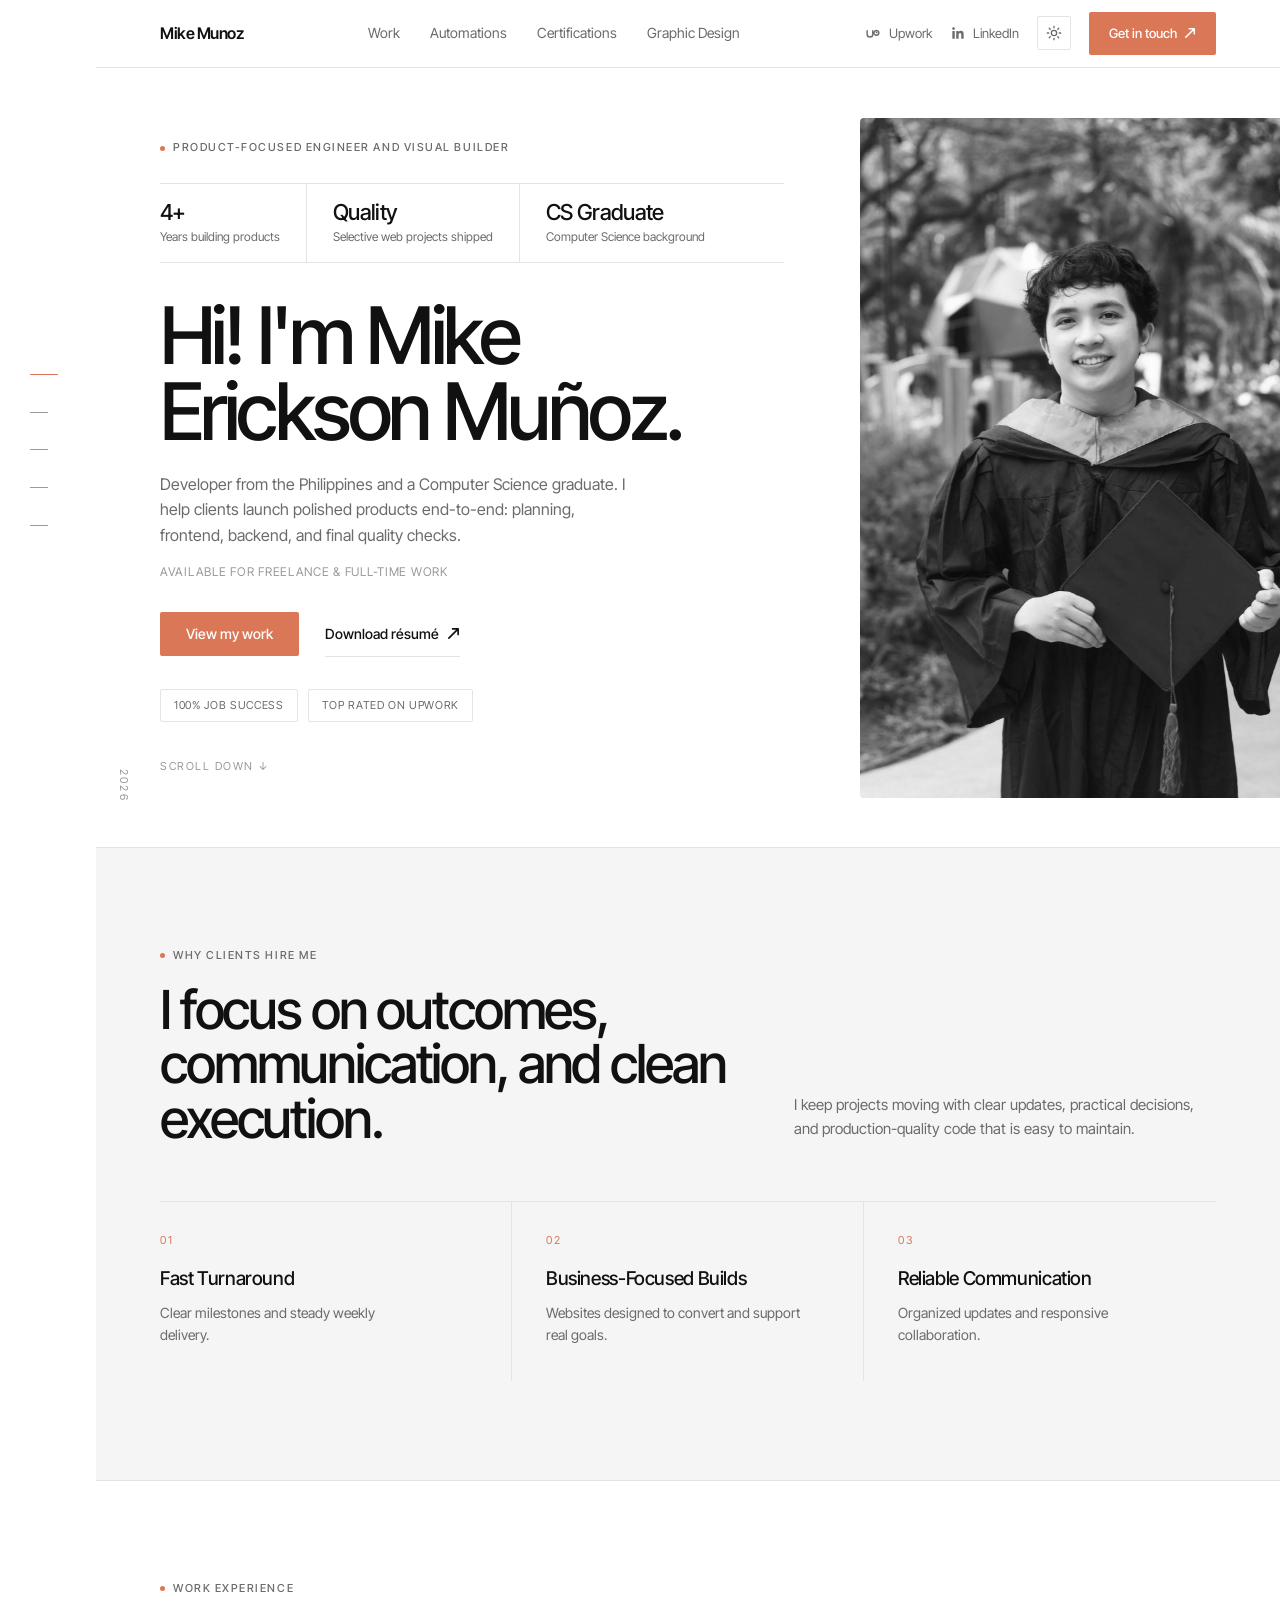
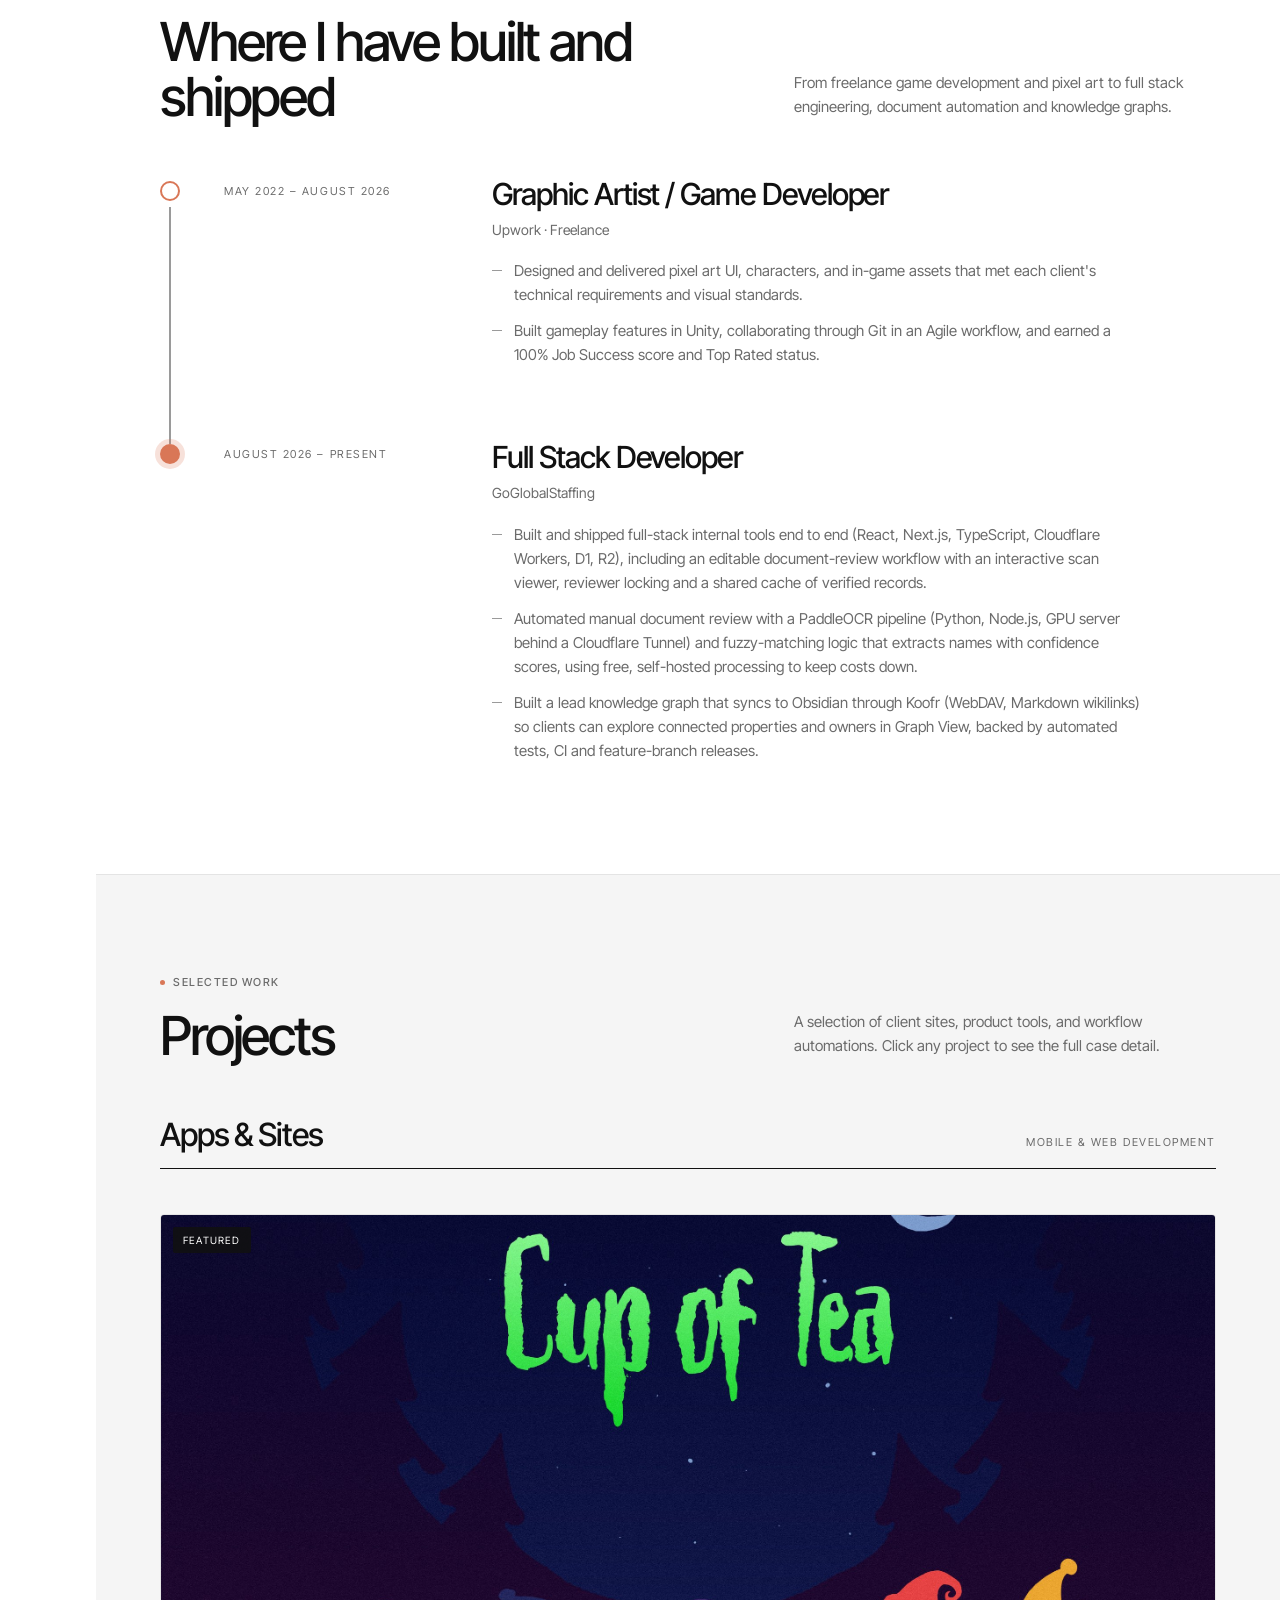
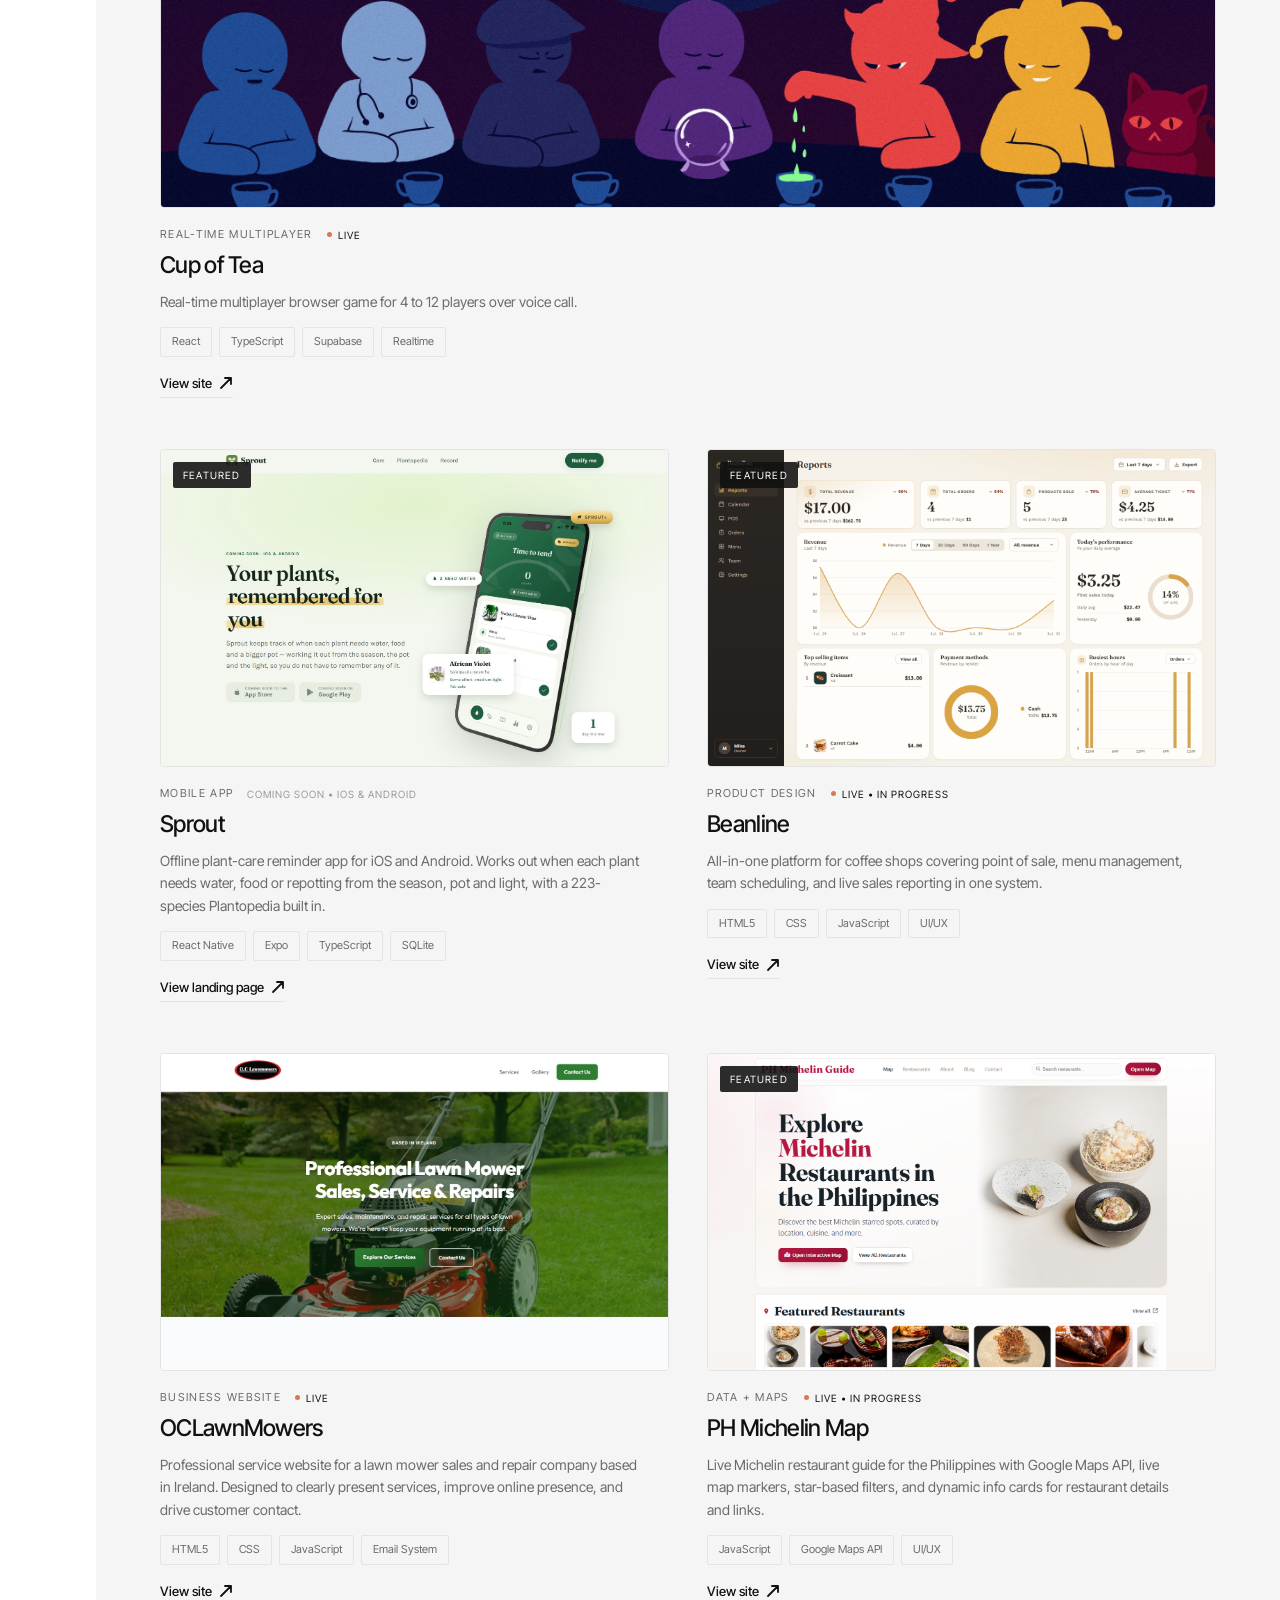
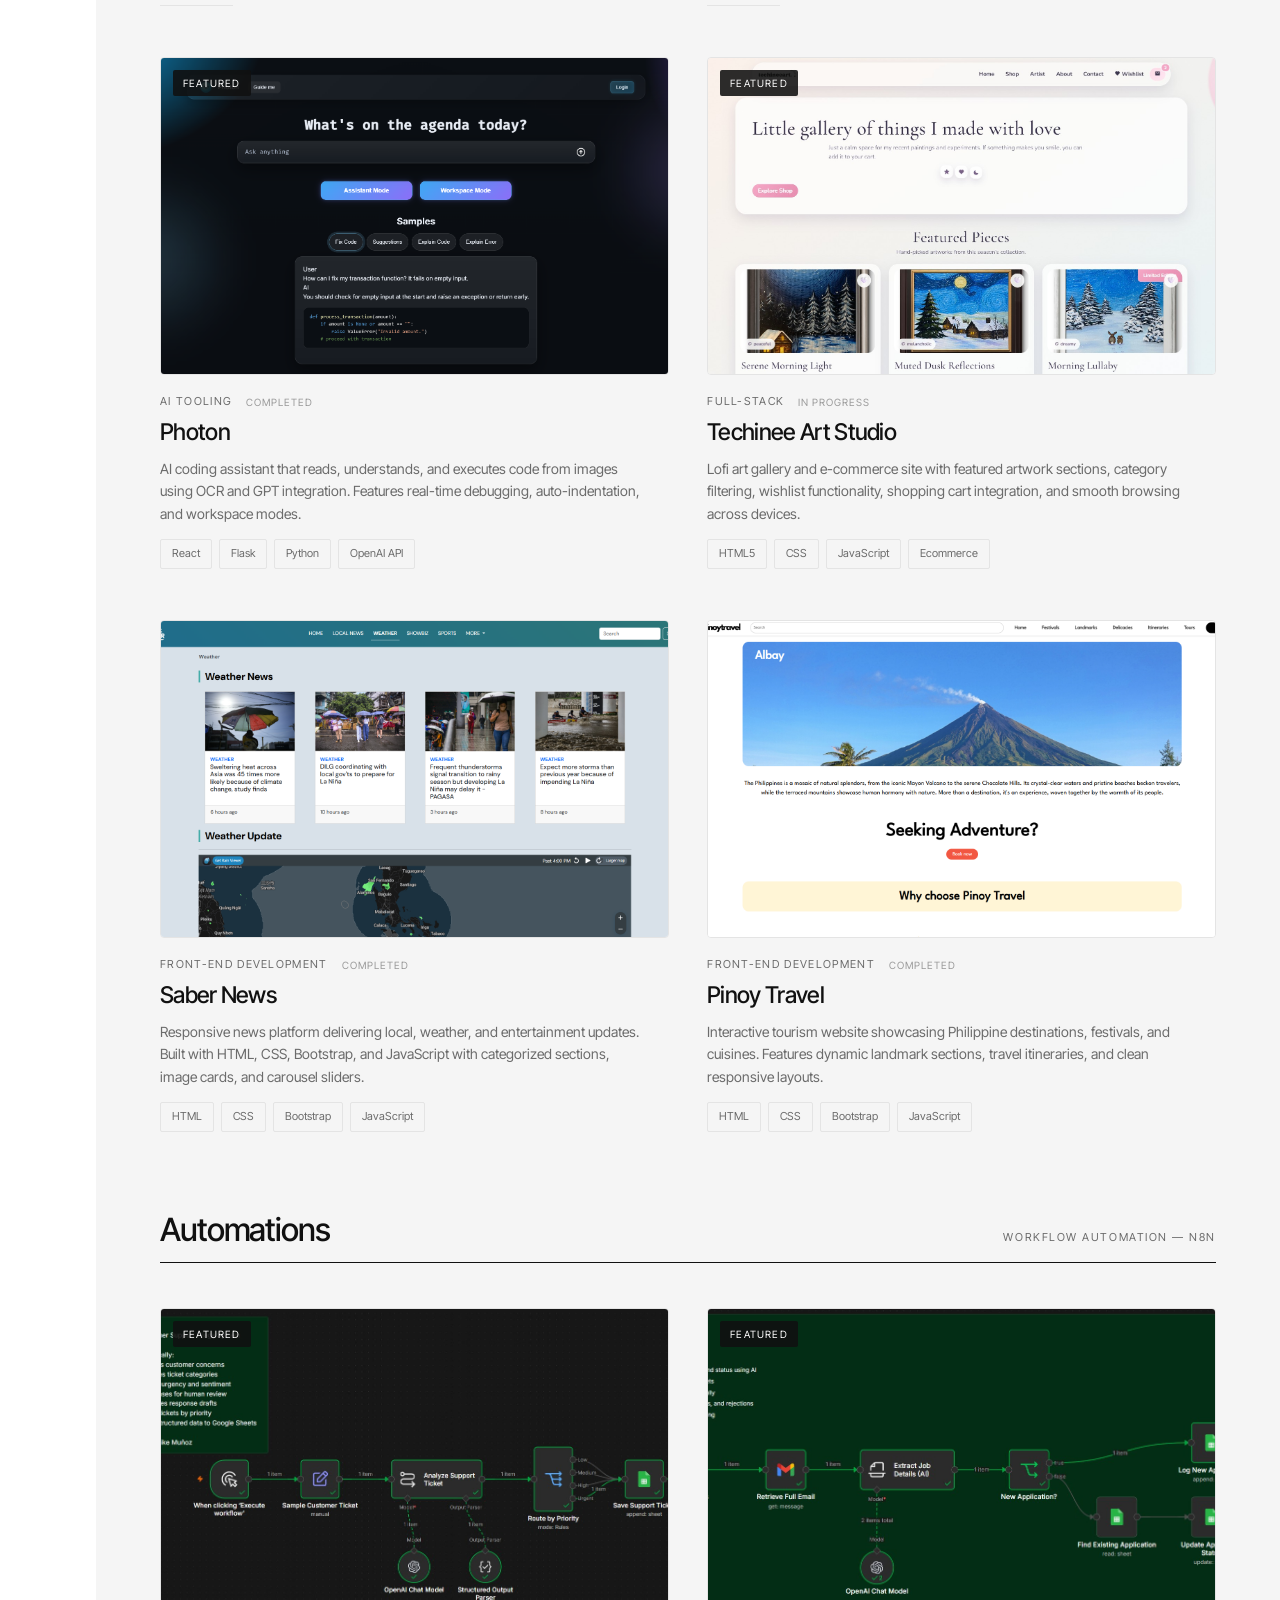
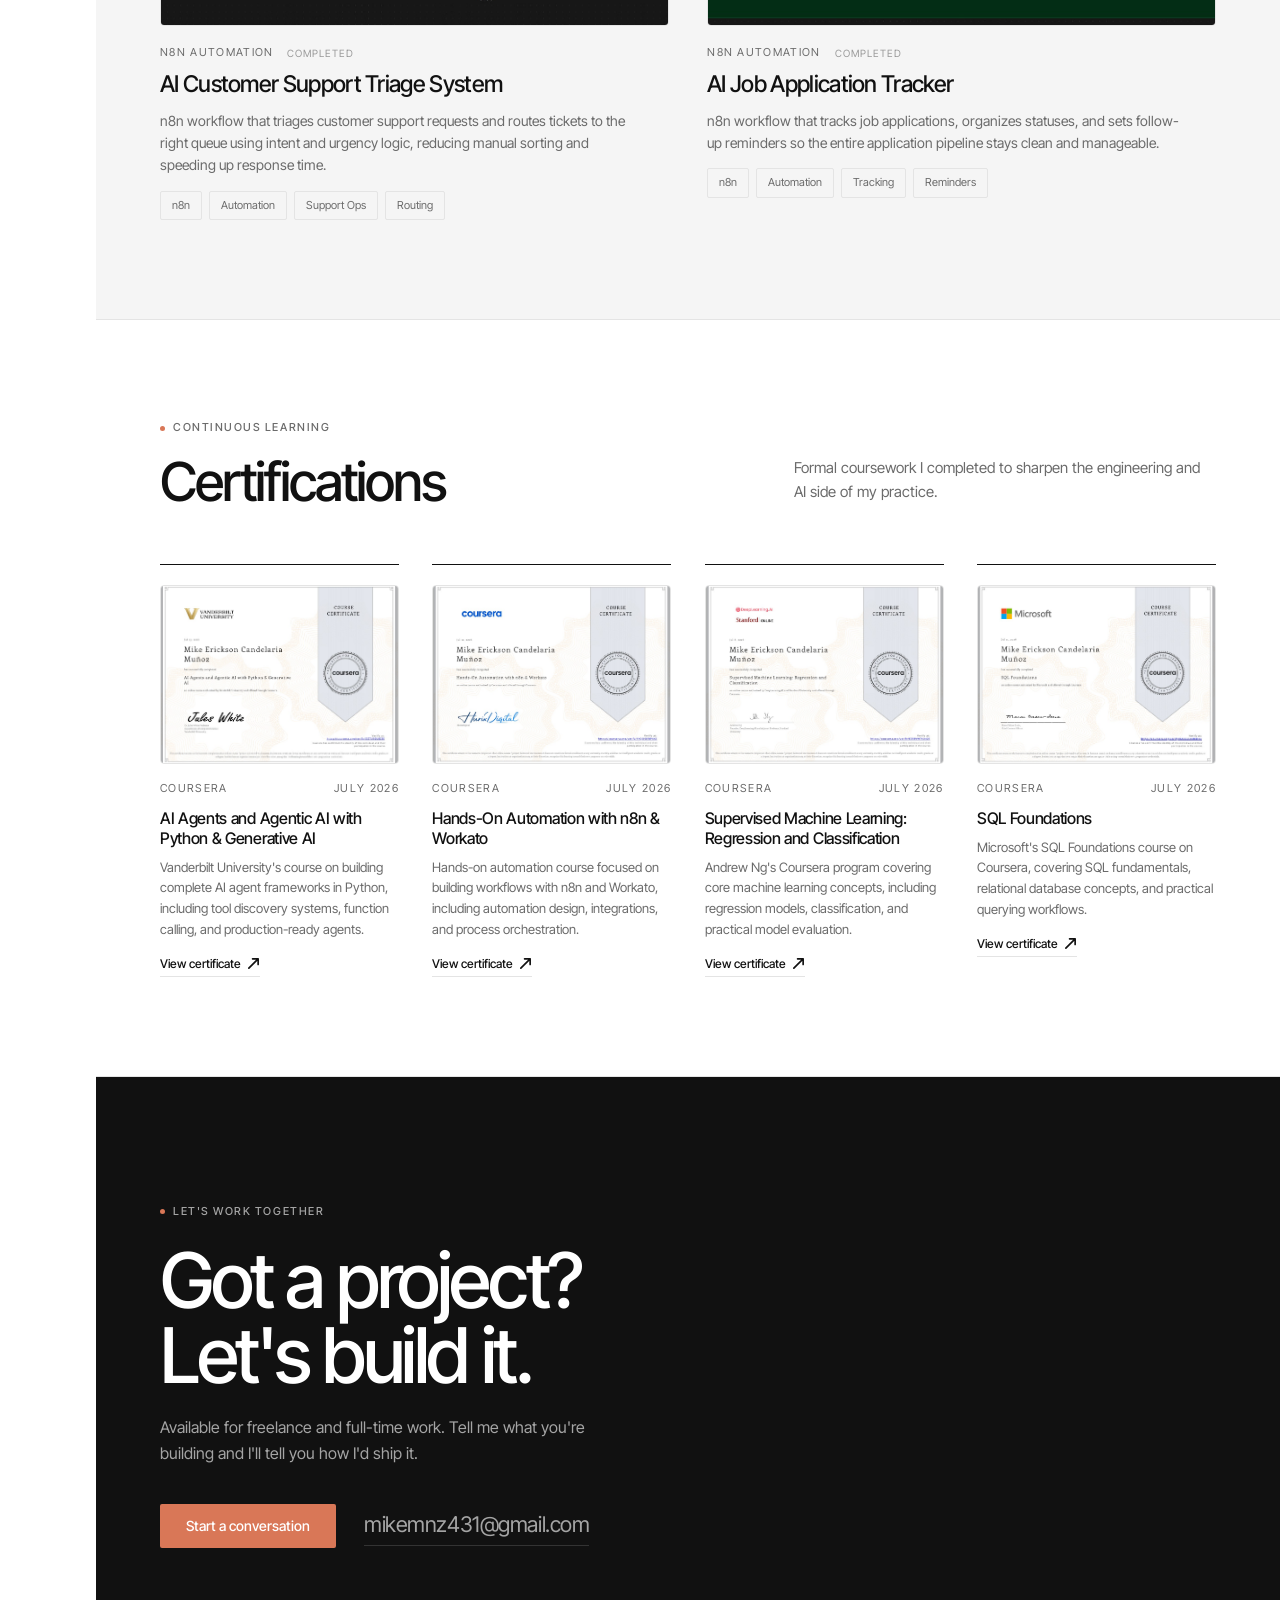
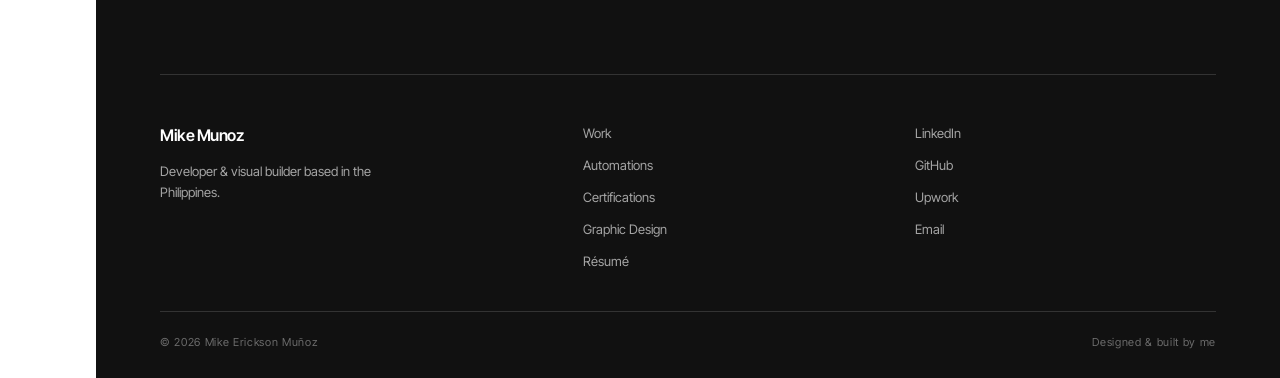
<file: index.html>
<!DOCTYPE html>
<html lang="en">
<head>
  <meta charset="UTF-8" />
  <title>Mike Munoz | Portfolio</title>
  <meta name="viewport" content="width=device-width, initial-scale=1.0" />
  <link rel="icon" href="assets/favicon.png" />
  <link rel="stylesheet" href="style.css" />
  <link rel="preconnect" href="https://fonts.googleapis.com">
  <link rel="preconnect" href="https://fonts.gstatic.com" crossorigin>
  <link href="https://fonts.googleapis.com/css2?family=Inter+Tight:wght@400;500;600&display=swap" rel="stylesheet">
  <script>
    // Runs before first paint so the correct theme is applied with no flash.
    (function () {
      try {
        var saved = localStorage.getItem("theme");
        var dark = saved ? saved === "dark"
          : window.matchMedia("(prefers-color-scheme: dark)").matches;
        document.documentElement.setAttribute("data-theme", dark ? "dark" : "light");
      } catch (e) {
        document.documentElement.setAttribute("data-theme", "light");
      }
    })();
  </script>
</head>
<body id="top">

<!-- NAV -->
<nav class="nav">
  <a class="wordmark" href="#top">Mike Munoz</a>

  <div class="nav-links">
    <a href="#sites">Work</a>
    <a href="#automations">Automations</a>
    <a href="#certifications">Certifications</a>
    <a href="graphic-design.html">Graphic Design</a>
  </div>

  <div class="nav-actions">
    <a class="nav-social" href="https://www.upwork.com/freelancers/~017533e44ffdc8a45e?mp_source=share" target="_blank" rel="noopener noreferrer" aria-label="Upwork profile">
      <svg width="17" height="17" viewBox="0 0 24 24" fill="none" stroke="currentColor" stroke-width="2" stroke-linecap="round" stroke-linejoin="round" aria-hidden="true"><path d="M3 8v5a4 4 0 0 0 8 0V8"/><path d="M11 10c1.2 2.8 3 4.5 5.2 4.5a3.3 3.3 0 1 0-3.2-4.1"/><circle cx="16.4" cy="10.3" r="1.3" fill="currentColor" stroke="none"/></svg>
      <span>Upwork</span>
    </a>
    <a class="nav-social" href="https://www.linkedin.com/in/mike-erickson-mu%C3%B1oz-6375aa391" target="_blank" rel="noopener noreferrer" aria-label="LinkedIn profile">
      <svg width="16" height="16" viewBox="0 0 24 24" fill="currentColor" aria-hidden="true"><path d="M20.45 20.45h-3.56v-5.57c0-1.33-.02-3.03-1.85-3.03-1.85 0-2.13 1.44-2.13 2.93v5.67H9.35V9h3.42v1.56h.05c.48-.9 1.64-1.85 3.37-1.85 3.6 0 4.26 2.37 4.26 5.46v6.28zM5.34 7.43a2.07 2.07 0 1 1 0-4.14 2.07 2.07 0 0 1 0 4.14zM7.12 20.45H3.55V9h3.57v11.45z"/></svg>
      <span>LinkedIn</span>
    </a>

    <button class="theme-toggle" id="themeToggle" type="button" aria-label="Switch theme">
      <svg class="icon-sun" width="16" height="16" viewBox="0 0 24 24" fill="none" stroke="currentColor" stroke-width="2" stroke-linecap="round" aria-hidden="true"><circle cx="12" cy="12" r="4"/><path d="M12 2v2M12 20v2M4.9 4.9l1.4 1.4M17.7 17.7l1.4 1.4M2 12h2M20 12h2M4.9 19.1l1.4-1.4M17.7 6.3l1.4-1.4"/></svg>
      <svg class="icon-moon" width="16" height="16" viewBox="0 0 24 24" fill="none" stroke="currentColor" stroke-width="2" stroke-linecap="round" stroke-linejoin="round" aria-hidden="true"><path d="M21 12.8A9 9 0 1 1 11.2 3a7 7 0 0 0 9.8 9.8z"/></svg>
    </button>

    <a class="nav-cta" href="#contact">
      Get in touch
      <svg width="12" height="12" viewBox="0 0 14 14" fill="none" aria-hidden="true"><path d="M2 12L12 2M12 2H6M12 2v6" stroke="currentColor" stroke-width="1.8" stroke-linecap="round" stroke-linejoin="round"/></svg>
    </a>
  </div>
</nav>

<aside class="toc-rail" aria-label="Quick access">
  <nav class="toc-links" aria-label="Table of contents">
    <a class="toc-rail-link active" href="#top" data-target="top"><i></i><span>Overview</span></a>
    <a class="toc-rail-link" href="#experience" data-target="experience"><i></i><span>Experience</span></a>
    <a class="toc-rail-link" href="#sites" data-target="sites"><i></i><span>Apps &amp; Sites</span></a>
    <a class="toc-rail-link" href="#automations" data-target="automations"><i></i><span>Automations</span></a>
    <a class="toc-rail-link" href="#certifications" data-target="certifications"><i></i><span>Certifications</span></a>
  </nav>
</aside>

<!-- HERO -->
<section class="hero">
  <div class="hero-left">
    <p class="kicker"><i class="dot"></i>Product-focused engineer and visual builder</p>

    <div class="hero-metrics">
      <div>
        <strong id="metricOneValue">4+</strong>
        <span id="metricOneLabel">Years building products</span>
      </div>
      <div>
        <strong id="metricTwoValue">Quality</strong>
        <span id="metricTwoLabel">Selective web projects shipped</span>
      </div>
      <div>
        <strong id="metricThreeValue">CS Graduate</strong>
        <span id="metricThreeLabel">Computer Science background</span>
      </div>
    </div>

    <h1 id="heroTitle">Hi! I'm Mike<br />Erickson Muñoz.</h1>

    <p class="hero-copy" id="heroCopy">Developer from the Philippines and a Computer Science graduate. I help clients launch polished products end-to-end: planning, frontend, backend, and final quality checks.</p>

    <p class="hero-availability">Available for freelance &amp; full-time work</p>

    <div class="cta-row">
      <a href="#portfolio" class="btn btn-primary">View my work</a>
      <a href="Mike%27s%20Resume.pdf" class="btn btn-text" download>
        Download résumé
        <svg width="13" height="13" viewBox="0 0 14 14" fill="none" aria-hidden="true"><path d="M2 12L12 2M12 2H6M12 2v6" stroke="currentColor" stroke-width="1.8" stroke-linecap="round" stroke-linejoin="round"/></svg>
      </a>
    </div>

    <div class="hero-proof" aria-label="Upwork achievements">
      <a href="https://www.upwork.com/freelancers/~017533e44ffdc8a45e?mp_source=share" target="_blank" rel="noopener noreferrer">100% Job Success</a>
      <a href="https://www.upwork.com/freelancers/~017533e44ffdc8a45e?mp_source=share" target="_blank" rel="noopener noreferrer">Top Rated on Upwork</a>
    </div>

    <p class="scroll-cue">Scroll down &darr;</p>
  </div>

  <div class="hero-right">
    <img src="assets/self3.jpg" alt="Mike Erickson Muñoz" id="heroPortrait" />
  </div>

  <span class="hero-year" aria-hidden="true">2026</span>
</section>

<!-- CONTENT -->
<main>

  <section id="about" class="section section--tint" aria-label="Hiring value proposition">
    <div class="section-head">
      <div>
        <p class="kicker"><i class="dot"></i>Why clients hire me</p>
        <h2>I focus on outcomes, communication, and clean execution.</h2>
      </div>
      <p class="section-lede">I keep projects moving with clear updates, practical decisions, and production-quality code that is easy to maintain.</p>
    </div>

    <div class="rule-grid rule-grid--3" role="list">
      <div class="rule-item" role="listitem">
        <span class="rule-num">01</span>
        <strong>Fast Turnaround</strong>
        <p>Clear milestones and steady weekly delivery.</p>
      </div>
      <div class="rule-item" role="listitem">
        <span class="rule-num">02</span>
        <strong>Business-Focused Builds</strong>
        <p>Websites designed to convert and support real goals.</p>
      </div>
      <div class="rule-item" role="listitem">
        <span class="rule-num">03</span>
        <strong>Reliable Communication</strong>
        <p>Organized updates and responsive collaboration.</p>
      </div>
    </div>
  </section>

  <!-- EXPERIENCE -->
  <section id="experience" class="section">
    <div class="section-head">
      <div>
        <p class="kicker"><i class="dot"></i>Work experience</p>
        <h2>Where I have built and shipped</h2>
      </div>
      <p class="section-lede">From freelance game development and pixel art to full stack engineering, document automation and knowledge graphs.</p>
    </div>

    <ol class="exp-list">
      <li class="exp-item">
        <p class="exp-date">May 2022 &ndash; August 2026</p>
        <div class="exp-main">
          <h3>Graphic Artist / Game Developer</h3>
          <p class="exp-org">Upwork &middot; Freelance</p>
          <ul class="exp-points">
            <li>Designed and delivered pixel art UI, characters, and in-game assets that met each client's technical requirements and visual standards.</li>
            <li>Built gameplay features in Unity, collaborating through Git in an Agile workflow, and earned a 100% Job Success score and Top Rated status.</li>
          </ul>
        </div>
      </li>

      <li class="exp-item exp-item--current">
        <p class="exp-date">August 2026 &ndash; Present</p>
        <div class="exp-main">
          <h3>Full Stack Developer</h3>
          <p class="exp-org">GoGlobalStaffing</p>
          <ul class="exp-points">
            <li>Built and shipped full-stack internal tools end to end (React, Next.js, TypeScript, Cloudflare Workers, D1, R2), including an editable document-review workflow with an interactive scan viewer, reviewer locking and a shared cache of verified records.</li>
            <li>Automated manual document review with a PaddleOCR pipeline (Python, Node.js, GPU server behind a Cloudflare Tunnel) and fuzzy-matching logic that extracts names with confidence scores, using free, self-hosted processing to keep costs down.</li>
            <li>Built a lead knowledge graph that syncs to Obsidian through Koofr (WebDAV, Markdown wikilinks) so clients can explore connected properties and owners in Graph View, backed by automated tests, CI and feature-branch releases.</li>
          </ul>
        </div>
      </li>
    </ol>
  </section>

  <!-- PORTFOLIO -->
  <section id="portfolio" class="section section--tint">
    <div class="section-head">
      <div>
        <p class="kicker"><i class="dot"></i>Selected work</p>
        <h2>Projects</h2>
      </div>
      <p class="section-lede">A selection of client sites, product tools, and workflow automations. Click any project to see the full case detail.</p>
    </div>

    <div id="sites" class="subsection" aria-labelledby="sites-heading">
      <div class="subsection-head">
        <h3 id="sites-heading">Apps &amp; Sites</h3>
        <span class="subsection-note">Mobile &amp; web development</span>
      </div>

      <div class="work-grid">
      <article class="project-card is-lead" role="button" tabindex="0"
        data-title="Cup of Tea"
        data-tag="Real-Time Multiplayer"
        data-status="live"
        data-status-label="Live"
        data-url="https://cupoftea.site/"
        data-desc="A real-time multiplayer party game for 4 to 12 players, played in the browser alongside a voice call. Built with React and TypeScript on Supabase, with game state syncing live across every player. The CRT-styled interface is built entirely in CSS."
        data-skills="React,TypeScript,Vite,Supabase,PostgreSQL,Realtime Sync,Game Design,CSS Effects"
        data-imgs="assets/portfolio/cup-of-tea/1-main.jpg">
        <div class="project-thumb project-thumb--poster">
          <img src="assets/portfolio/cup-of-tea/1-main.jpg" alt="Cup of Tea key art: party guests around a tea table as a witch poisons a cup" />
          <span class="project-flag">Featured</span>
        </div>
        <div class="project-meta">
          <div class="project-meta-top">
            <p class="tag">Real-Time Multiplayer</p>
            <span class="project-status status-live">
              <span class="live-dot"></span>Live
            </span>
          </div>
          <h4>Cup of Tea</h4>
          <p>Real-time multiplayer browser game for 4 to 12 players over voice call.</p>
          <div class="project-skills">
            <span>React</span><span>TypeScript</span><span>Supabase</span><span>Realtime</span>
          </div>
          <a href="https://cupoftea.site/" target="_blank" rel="noopener" class="project-link" onclick="event.stopPropagation()">
            View site
            <svg width="14" height="14" viewBox="0 0 14 14" fill="none"><path d="M2 12L12 2M12 2H6M12 2v6" stroke="currentColor" stroke-width="1.8" stroke-linecap="round" stroke-linejoin="round"/></svg>
          </a>
        </div>
      </article>

      <article class="project-card" role="button" tabindex="0"
        data-title="Sprout"
        data-tag="Mobile App"
        data-status="wip"
        data-status-label="Coming Soon • iOS &amp; Android"
        data-url="https://sprout-one-sandy.vercel.app/"
        data-action-label="View Landing Page"
        data-desc="Sprout is an offline plant-care reminder app for iOS and Android, built with React Native and Expo in TypeScript. It works out when each plant needs water, food or a bigger pot from the season, the pot and the light, so every schedule adapts to the plant in front of you. A built-in Plantopedia covers 223 species with Latin names, difficulty, light needs and pet-safety flagged plainly, and you can add your own plants with a rhythm you set yourself. The whole app runs on-device with local notifications and a SQLite store, so it works offline and opens straight to your plants."
        data-skills="React Native,Expo,TypeScript,SQLite,Local Notifications,Mobile UI/UX,iOS &amp; Android"
        data-imgs="assets/portfolio/sprout/1.jpg,assets/portfolio/sprout/2.jpg,assets/portfolio/sprout/3.jpg,assets/portfolio/sprout/4.jpg,assets/portfolio/sprout/5.jpg,assets/portfolio/sprout/6.jpg">
        <div class="project-thumb">
          <img src="assets/portfolio/sprout/1.jpg" alt="Sprout plant care app preview" />
          <span class="project-flag">Featured</span>
        </div>
        <div class="project-meta">
          <div class="project-meta-top">
            <p class="tag">Mobile App</p>
            <span class="project-status status-wip">Coming Soon • iOS &amp; Android</span>
          </div>
          <h4>Sprout</h4>
          <p>Offline plant-care reminder app for iOS and Android. Works out when each plant needs water, food or repotting from the season, pot and light, with a 223-species Plantopedia built in.</p>
          <div class="project-skills">
            <span>React Native</span><span>Expo</span><span>TypeScript</span><span>SQLite</span>
          </div>
          <a href="https://sprout-one-sandy.vercel.app/" target="_blank" rel="noopener" class="project-link" onclick="event.stopPropagation()">
            View landing page
            <svg width="14" height="14" viewBox="0 0 14 14" fill="none"><path d="M2 12L12 2M12 2H6M12 2v6" stroke="currentColor" stroke-width="1.8" stroke-linecap="round" stroke-linejoin="round"/></svg>
          </a>
        </div>
      </article>

      <article class="project-card" role="button" tabindex="0"
        data-title="Beanline"
        data-tag="Product Design"
        data-status="live"
        data-status-label="Live • In Progress"
        data-url="https://beanline-landing.vercel.app/"
        data-desc="Beanline is an all-in-one platform for coffee shops, bringing point of sale, menu management, team scheduling, and reporting into a single system. The owner dashboard surfaces revenue trends, busiest hours, payment mix, and a full product ranking live from sales. The register is built around a fast, photo-driven layout that keeps lines moving, with size, sugar level, and hot or iced options a tap away, plus cash, card, GCash, Maya, and QRPh payments. I designed and built the product interface and the marketing landing page from scratch in hand-written HTML, CSS, and JavaScript."
        data-skills="HTML5,CSS,JavaScript,Product Design,UI/UX,Landing Page,Responsive Design"
        data-imgs="assets/portfolio/beanline/1-dashboard.png,assets/portfolio/beanline/2-menu.png,assets/portfolio/beanline/3-pos.png,assets/portfolio/beanline/4-orders.png,assets/portfolio/beanline/5-product-performance.png,assets/portfolio/beanline/6-calendar.png">
        <div class="project-thumb">
          <img src="assets/portfolio/beanline/1-dashboard.png" alt="Beanline reports dashboard preview" />
          <span class="project-flag">Featured</span>
        </div>
        <div class="project-meta">
          <div class="project-meta-top">
            <p class="tag">Product Design</p>
            <span class="project-status status-live">
              <span class="live-dot"></span>Live • In Progress
            </span>
          </div>
          <h4>Beanline</h4>
          <p>All-in-one platform for coffee shops covering point of sale, menu management, team scheduling, and live sales reporting in one system.</p>
          <div class="project-skills">
            <span>HTML5</span><span>CSS</span><span>JavaScript</span><span>UI/UX</span>
          </div>
          <a href="https://beanline-landing.vercel.app/" target="_blank" rel="noopener" class="project-link" onclick="event.stopPropagation()">
            View site
            <svg width="14" height="14" viewBox="0 0 14 14" fill="none"><path d="M2 12L12 2M12 2H6M12 2v6" stroke="currentColor" stroke-width="1.8" stroke-linecap="round" stroke-linejoin="round"/></svg>
          </a>
        </div>
      </article>

      <article class="project-card" role="button" tabindex="0"
        data-title="OCLawnMowers"
        data-tag="Business Website"
        data-status="live"
        data-status-label="Live"
        data-url="https://oclawnmowers.com/"
        data-desc="Developed a professional service-based business website for a lawn mower sales and repair company based in Ireland. The website was designed to clearly present services, improve online presence, and provide a clean browsing experience for customers."
        data-skills="HTML5,CSS,JavaScript,Automation,Email System"
        data-imgs="assets/portfolio/oclawnmowers/1.jpg,assets/portfolio/oclawnmowers/2.jpg,assets/portfolio/oclawnmowers/3.jpg,assets/portfolio/oclawnmowers/4.jpg,assets/portfolio/oclawnmowers/5.jpg">
        <div class="project-thumb">
          <img src="assets/portfolio/oclawnmowers/1.jpg" alt="OCLawnMowers preview" />
        </div>
        <div class="project-meta">
          <div class="project-meta-top">
            <p class="tag">Business Website</p>
            <span class="project-status status-live">
              <span class="live-dot"></span>Live
            </span>
          </div>
          <h4>OCLawnMowers</h4>
          <p>Professional service website for a lawn mower sales and repair company based in Ireland. Designed to clearly present services, improve online presence, and drive customer contact.</p>
          <div class="project-skills">
            <span>HTML5</span><span>CSS</span><span>JavaScript</span><span>Email System</span>
          </div>
          <a href="https://oclawnmowers.com/" target="_blank" rel="noopener" class="project-link" onclick="event.stopPropagation()">
            View site
            <svg width="14" height="14" viewBox="0 0 14 14" fill="none"><path d="M2 12L12 2M12 2H6M12 2v6" stroke="currentColor" stroke-width="1.8" stroke-linecap="round" stroke-linejoin="round"/></svg>
          </a>
        </div>
      </article>

      <article class="project-card" role="button" tabindex="0"
        data-title="PH Michelin Map"
        data-tag="Data + Maps"
        data-status="live"
        data-status-label="Live • In Progress"
        data-url="https://michelin-ph.vercel.app/"
        data-desc="Launched an interactive Michelin restaurant guide for the Philippines using HTML, CSS, and JavaScript with Google Maps API integration. The app lets users explore Michelin-rated restaurants with live map markers, star-based filters (One-Star, Two-Star, Bib Gourmand, Selected), and dynamic info cards showing restaurant details, contact info, and website links. Designed for clarity, responsiveness, and a premium browsing experience."
        data-skills="JavaScript,Google Maps API,HTML,CSS,UI/UX Prototyping,Web Design"
        data-imgs="assets/portfolio/michelin/1.png">
        <div class="project-thumb">
          <img src="assets/portfolio/michelin/1.png" alt="PH Michelin Map preview" />
          <span class="project-flag">Featured</span>
        </div>
        <div class="project-meta">
          <div class="project-meta-top">
            <p class="tag">Data + Maps</p>
            <span class="project-status status-live">
              <span class="live-dot"></span>Live • In Progress
            </span>
          </div>
          <h4>PH Michelin Map</h4>
          <p>Live Michelin restaurant guide for the Philippines with Google Maps API, live map markers, star-based filters, and dynamic info cards for restaurant details and links.</p>
          <div class="project-skills">
            <span>JavaScript</span><span>Google Maps API</span><span>UI/UX</span>
          </div>
          <a href="https://michelin-ph.vercel.app/" target="_blank" rel="noopener" class="project-link" onclick="event.stopPropagation()">
            View site
            <svg width="14" height="14" viewBox="0 0 14 14" fill="none"><path d="M2 12L12 2M12 2H6M12 2v6" stroke="currentColor" stroke-width="1.8" stroke-linecap="round" stroke-linejoin="round"/></svg>
          </a>
        </div>
      </article>

      <article class="project-card" role="button" tabindex="0"
        data-title="Photon"
        data-tag="AI Tooling"
        data-status="done"
        data-status-label="Completed"
        data-desc="Built Photon, an AI coding assistant that reads, understands, and executes code from images using OCR and GPT integration. Developed with React and Flask, it features real-time debugging, auto-indentation, and workspace modes for coding or chat assistance. Includes Google login, OCR accuracy tracking, and a clean, modern dark UI for a professional developer experience."
        data-skills="React,Flask,Python,OpenAI API,OCR Algorithm"
        data-imgs="assets/portfolio/photon/1.png,assets/portfolio/photon/2.png,assets/portfolio/photon/3.png,assets/portfolio/photon/4.png,assets/portfolio/photon/5.png,assets/portfolio/photon/6.png,assets/portfolio/photon/7.png">
        <div class="project-thumb">
          <img src="assets/portfolio/photon/1.png" alt="Photon preview" />
          <span class="project-flag">Featured</span>
        </div>
        <div class="project-meta">
          <div class="project-meta-top">
            <p class="tag">AI Tooling</p>
            <span class="project-status status-done">Completed</span>
          </div>
          <h4>Photon</h4>
          <p>AI coding assistant that reads, understands, and executes code from images using OCR and GPT integration. Features real-time debugging, auto-indentation, and workspace modes.</p>
          <div class="project-skills">
            <span>React</span><span>Flask</span><span>Python</span><span>OpenAI API</span>
          </div>
        </div>
      </article>

      <article class="project-card" role="button" tabindex="0"
        data-title="Techinee Art Studio"
        data-tag="Full-Stack"
        data-status="wip"
        data-status-label="In Progress"
        data-desc="The platform includes featured artwork sections, category filtering, wishlist functionality, shopping cart integration, responsive layouts, and smooth browsing experiences across devices. I focused on creating a calm visual identity using soft gradients, rounded cards, and minimal typography to match the artist's aesthetic while keeping the interface modern and functional."
        data-skills="HTML5,CSS,JavaScript,Ecommerce"
        data-imgs="assets/portfolio/techinee/1.jpg,assets/portfolio/techinee/2.jpg">
        <div class="project-thumb">
          <img src="assets/portfolio/techinee/1.jpg" alt="Techinee Art Studio preview" />
          <span class="project-flag">Featured</span>
        </div>
        <div class="project-meta">
          <div class="project-meta-top">
            <p class="tag">Full-Stack</p>
            <span class="project-status status-wip">In Progress</span>
          </div>
          <h4>Techinee Art Studio</h4>
          <p>Lofi art gallery and e-commerce site with featured artwork sections, category filtering, wishlist functionality, shopping cart integration, and smooth browsing across devices.</p>
          <div class="project-skills">
            <span>HTML5</span><span>CSS</span><span>JavaScript</span><span>Ecommerce</span>
          </div>
        </div>
      </article>

      <article class="project-card" role="button" tabindex="0"
        data-title="Saber News"
        data-tag="Front-End Development"
        data-status="done"
        data-status-label="Completed"
        data-desc="Developed Saber News, a responsive and modern news website designed to deliver real-time local, weather, and entertainment updates. Built using HTML, CSS, Bootstrap, and JavaScript, the site features a structured layout with categorized news sections, image cards, and carousel sliders for featured stories. The project highlights a clean, editorial-style design with consistent typography, a functional search bar, and interactive navigation. It includes a weather update section integrated with a live map viewer and separate article pages with fully formatted content and images."
        data-skills="HTML,CSS,Bootstrap,JavaScript,Responsive Design,UX &amp; UI,News Website"
        data-imgs="assets/portfolio/saber-news/1.png,assets/portfolio/saber-news/2.png,assets/portfolio/saber-news/3.png">
        <div class="project-thumb">
          <img src="assets/portfolio/saber-news/1.png" alt="Saber News preview" />
        </div>
        <div class="project-meta">
          <div class="project-meta-top">
            <p class="tag">Front-End Development</p>
            <span class="project-status status-done">Completed</span>
          </div>
          <h4>Saber News</h4>
          <p>Responsive news platform delivering local, weather, and entertainment updates. Built with HTML, CSS, Bootstrap, and JavaScript with categorized sections, image cards, and carousel sliders.</p>
          <div class="project-skills">
            <span>HTML</span><span>CSS</span><span>Bootstrap</span><span>JavaScript</span>
          </div>
        </div>
      </article>

      <article class="project-card" role="button" tabindex="0"
        data-title="Pinoy Travel"
        data-tag="Front-End Development"
        data-status="done"
        data-status-label="Completed"
        data-desc="Built Pinoy Travel, a responsive tourism website showcasing Philippine destinations, festivals, and cuisines. Designed with HTML, CSS, Bootstrap, and JavaScript, it features dynamic sections for landmarks, travel itineraries, and cultural highlights. The site promotes user-friendly navigation and clean visuals to inspire exploration and celebrate Filipino heritage."
        data-skills="HTML,CSS,Bootstrap,JavaScript,Responsive Design"
        data-imgs="assets/portfolio/pinoy-travel/1.png,assets/portfolio/pinoy-travel/2.png,assets/portfolio/pinoy-travel/3.png,assets/portfolio/pinoy-travel/4.png,assets/portfolio/pinoy-travel/5.png">
        <div class="project-thumb">
          <img src="assets/portfolio/pinoy-travel/1.png" alt="Pinoy Travel preview" />
        </div>
        <div class="project-meta">
          <div class="project-meta-top">
            <p class="tag">Front-End Development</p>
            <span class="project-status status-done">Completed</span>
          </div>
          <h4>Pinoy Travel</h4>
          <p>Interactive tourism website showcasing Philippine destinations, festivals, and cuisines. Features dynamic landmark sections, travel itineraries, and clean responsive layouts.</p>
          <div class="project-skills">
            <span>HTML</span><span>CSS</span><span>Bootstrap</span><span>JavaScript</span>
          </div>
        </div>
      </article>


            </div>
    </div>

    <div id="automations" class="subsection" aria-labelledby="automations-heading">
      <div class="subsection-head">
        <h3 id="automations-heading">Automations</h3>
        <span class="subsection-note">Workflow automation — n8n</span>
      </div>

      <div class="work-grid">
        <article class="project-card" role="button" tabindex="0"
          data-title="AI Customer Support Triage System"
          data-tag="n8n Automation"
          data-status="done"
          data-status-label="Completed"
          data-desc="Built an n8n automation flow that triages inbound customer support requests and routes each case to the correct queue based on intent, urgency, and context. The workflow is designed to reduce manual sorting, improve first-response time, and keep support operations consistent as ticket volume grows."
          data-skills="n8n,Workflow Automation,Customer Support,Routing Logic,Process Design"
          data-imgs="assets/portfolio/automations/ai-customer-support-triage-system.jpg">
          <div class="project-thumb">
            <img src="assets/portfolio/automations/ai-customer-support-triage-system.jpg" alt="AI Customer Support Triage System n8n workflow preview" />
            <span class="project-flag">Featured</span>
          </div>
          <div class="project-meta">
            <div class="project-meta-top">
              <p class="tag">n8n Automation</p>
              <span class="project-status status-done">Completed</span>
            </div>
            <h4>AI Customer Support Triage System</h4>
            <p>n8n workflow that triages customer support requests and routes tickets to the right queue using intent and urgency logic, reducing manual sorting and speeding up response time.</p>
            <div class="project-skills">
              <span>n8n</span><span>Automation</span><span>Support Ops</span><span>Routing</span>
            </div>
          </div>
        </article>

        <article class="project-card" role="button" tabindex="0"
          data-title="AI Job Application Tracker"
          data-tag="n8n Automation"
          data-status="done"
          data-status-label="Completed"
          data-desc="Built an n8n automation that tracks job applications in one workflow by capturing role details, updating status changes, and organizing follow-up reminders. The system keeps applications structured and actionable so nothing slips through during active job hunting."
          data-skills="n8n,Workflow Automation,Job Search,Status Tracking,Reminders"
          data-imgs="assets/portfolio/automations/AI Job Application Tracker.jpg">
          <div class="project-thumb">
            <img src="assets/portfolio/automations/AI Job Application Tracker.jpg" alt="AI Job Application Tracker n8n workflow preview" />
            <span class="project-flag">Featured</span>
          </div>
          <div class="project-meta">
            <div class="project-meta-top">
              <p class="tag">n8n Automation</p>
              <span class="project-status status-done">Completed</span>
            </div>
            <h4>AI Job Application Tracker</h4>
            <p>n8n workflow that tracks job applications, organizes statuses, and sets follow-up reminders so the entire application pipeline stays clean and manageable.</p>
            <div class="project-skills">
              <span>n8n</span><span>Automation</span><span>Tracking</span><span>Reminders</span>
            </div>
          </div>
        </article>

      </div>
    </div>
  </section>

  <!-- CERTIFICATIONS -->
  <section id="certifications" class="section">
    <div class="section-head">
      <div>
        <p class="kicker"><i class="dot"></i>Continuous learning</p>
        <h2>Certifications</h2>
      </div>
      <p class="section-lede">Formal coursework I completed to sharpen the engineering and AI side of my practice.</p>
    </div>

    <div class="cert-grid" role="list" aria-label="Mike certifications">
      <article class="cert-card" role="button" tabindex="0"
        data-title="AI Agents and Agentic AI with Python & Generative AI"
        data-tag="Coursera"
        data-status="done"
        data-status-label="Completed July 2026"
        data-desc="Completed Vanderbilt University's course on building complete AI agent frameworks in Python, including tool discovery systems, function calling mechanisms, and production-ready agents."
        data-skills="Agentic Workflows,AI Workflows,Generative AI Agents,Software Documentation,Tool Calling,OpenAI API,Prompt Engineering"
        data-imgs="assets/portfolio/certifications/AI%20Agents%20and%20Agentic%20AI%20with%20Python%20%26%20Generative%20AI.jpg"
        data-url="https://coursera.org/share/3750791491fbd4f21fa63a35b60d633f"
        data-action-label="View Credential">
        <div class="cert-image-wrap">
          <img src="assets/portfolio/certifications/AI%20Agents%20and%20Agentic%20AI%20with%20Python%20%26%20Generative%20AI.jpg" alt="Coursera certificate for AI Agents and Agentic AI with Python & Generative AI" class="cert-image" loading="lazy" />
        </div>
        <div class="cert-card-head">
          <p class="cert-provider">Coursera</p>
          <span class="cert-year">July 2026</span>
        </div>
        <h4 class="cert-title">AI Agents and Agentic AI with Python &amp; Generative AI</h4>
        <p class="cert-summary">Vanderbilt University's course on building complete AI agent frameworks in Python, including tool discovery systems, function calling, and production-ready agents.</p>
        <a class="cert-link" href="https://coursera.org/share/3750791491fbd4f21fa63a35b60d633f" target="_blank" rel="noopener noreferrer" onclick="event.stopPropagation()" aria-label="Open Coursera credential for AI Agents and Agentic AI with Python and Generative AI">
          View certificate
          <svg width="13" height="13" viewBox="0 0 14 14" fill="none" aria-hidden="true"><path d="M2 12L12 2M12 2H6M12 2v6" stroke="currentColor" stroke-width="1.8" stroke-linecap="round" stroke-linejoin="round"/></svg>
        </a>
      </article>

      <article class="cert-card" role="button" tabindex="0"
        data-title="Hands-On Automation with n8n & Workato"
        data-tag="Coursera"
        data-status="done"
        data-status-label="Completed July 2026"
        data-desc="Completed a hands-on automation course focused on building workflows with n8n and Workato, including practical automation design, integrations, and process orchestration."
        data-skills="Automation,n8n,Workato,Integrations,Coursera"
        data-imgs="assets/portfolio/certifications/Hands-On%20Automation%20with%20n8n%20%26%20Workato.jpg"
        data-url="https://coursera.org/share/304a9eb5adbb816fd778b898678b3292"
        data-action-label="View Certificate">
        <div class="cert-image-wrap">
          <img src="assets/portfolio/certifications/Hands-On%20Automation%20with%20n8n%20%26%20Workato.jpg" alt="Certificate for Hands-On Automation with n8n and Workato" class="cert-image" loading="lazy" />
        </div>
        <div class="cert-card-head">
          <p class="cert-provider">Coursera</p>
          <span class="cert-year">July 2026</span>
        </div>
        <h4 class="cert-title">Hands-On Automation with n8n &amp; Workato</h4>
        <p class="cert-summary">Hands-on automation course focused on building workflows with n8n and Workato, including automation design, integrations, and process orchestration.</p>
        <a class="cert-link" href="https://coursera.org/share/304a9eb5adbb816fd778b898678b3292" target="_blank" rel="noopener noreferrer" onclick="event.stopPropagation()" aria-label="Open certificate for Hands-On Automation with n8n and Workato">
          View certificate
          <svg width="13" height="13" viewBox="0 0 14 14" fill="none" aria-hidden="true"><path d="M2 12L12 2M12 2H6M12 2v6" stroke="currentColor" stroke-width="1.8" stroke-linecap="round" stroke-linejoin="round"/></svg>
        </a>
      </article>

      <article class="cert-card" role="button" tabindex="0"
        data-title="Supervised Machine Learning: Regression and Classification"
        data-tag="Coursera"
        data-status="done"
        data-status-label="Completed July 2026"
        data-desc="Completed Andrew Ng's Coursera program focused on core machine learning concepts, including regression models, classification, and practical model evaluation."
        data-skills="Machine Learning,Regression,Classification,Coursera"
        data-imgs="assets/portfolio/certifications/Supervised%20Machine%20Learning%20-%20Regression%20and%20Classification.jpg"
        data-url="https://coursera.org/share/9e908351e331608e030947fe1b644e40"
        data-action-label="View Credential">
        <div class="cert-image-wrap">
          <img src="assets/portfolio/certifications/Supervised%20Machine%20Learning%20-%20Regression%20and%20Classification.jpg" alt="Coursera certificate for Supervised Machine Learning: Regression and Classification" class="cert-image" loading="lazy" />
        </div>
        <div class="cert-card-head">
          <p class="cert-provider">Coursera</p>
          <span class="cert-year">July 2026</span>
        </div>
        <h4 class="cert-title">Supervised Machine Learning: Regression and Classification</h4>
        <p class="cert-summary">Andrew Ng's Coursera program covering core machine learning concepts, including regression models, classification, and practical model evaluation.</p>
        <a class="cert-link" href="https://coursera.org/share/9e908351e331608e030947fe1b644e40" target="_blank" rel="noopener noreferrer" onclick="event.stopPropagation()" aria-label="Open Coursera credential for Supervised Machine Learning: Regression and Classification">
          View certificate
          <svg width="13" height="13" viewBox="0 0 14 14" fill="none" aria-hidden="true"><path d="M2 12L12 2M12 2H6M12 2v6" stroke="currentColor" stroke-width="1.8" stroke-linecap="round" stroke-linejoin="round"/></svg>
        </a>
      </article>

      <article class="cert-card" role="button" tabindex="0"
        data-title="SQL Foundations"
        data-tag="Coursera"
        data-status="done"
        data-status-label="Completed July 2026"
        data-desc="Completed Microsoft's SQL Foundations course on Coursera, covering SQL fundamentals, relational database concepts, and practical querying workflows."
        data-skills="SQL,Relational Databases,Data Querying,Coursera,Microsoft"
        data-imgs="assets/portfolio/certifications/SQL%20Foundations.jpg"
        data-url="https://coursera.org/share/55f46fd2c1702a44e82d2298af279143"
        data-action-label="View Credential">
        <div class="cert-image-wrap">
          <img src="assets/portfolio/certifications/SQL%20Foundations.jpg" alt="Coursera certificate for SQL Foundations" class="cert-image" loading="lazy" />
        </div>
        <div class="cert-card-head">
          <p class="cert-provider">Coursera</p>
          <span class="cert-year">July 2026</span>
        </div>
        <h4 class="cert-title">SQL Foundations</h4>
        <p class="cert-summary">Microsoft's SQL Foundations course on Coursera, covering SQL fundamentals, relational database concepts, and practical querying workflows.</p>
        <a class="cert-link" href="https://coursera.org/share/55f46fd2c1702a44e82d2298af279143" target="_blank" rel="noopener noreferrer" onclick="event.stopPropagation()" aria-label="Open Coursera credential for SQL Foundations">
          View certificate
          <svg width="13" height="13" viewBox="0 0 14 14" fill="none" aria-hidden="true"><path d="M2 12L12 2M12 2H6M12 2v6" stroke="currentColor" stroke-width="1.8" stroke-linecap="round" stroke-linejoin="round"/></svg>
        </a>
      </article>
    </div>
  </section>

</main>

<!-- CONTACT BAND -->
<section id="contact" class="band">
  <div class="band-inner">
    <p class="kicker kicker--invert"><i class="dot"></i>Let's work together</p>
    <h2>Got a project?<br />Let's build it.</h2>
    <p class="band-lede">Available for freelance and full-time work. Tell me what you're building and I'll tell you how I'd ship it.</p>
    <div class="band-actions">
      <a href="https://mail.google.com/mail/?view=cm&fs=1&to=mikemnz431@gmail.com" target="_blank" rel="noopener noreferrer" class="btn btn-primary">Start a conversation</a>
      <a href="mailto:mikemnz431@gmail.com" class="band-email">mikemnz431@gmail.com</a>
    </div>
  </div>
</section>

<footer id="footer">
  <div class="footer-inner">
    <div class="footer-brand">
      <span class="wordmark wordmark--invert">Mike Munoz</span>
      <p>Developer &amp; visual builder based in the Philippines.</p>
    </div>

    <nav class="footer-nav" aria-label="Footer">
      <a href="#sites">Work</a>
      <a href="#automations">Automations</a>
      <a href="#certifications">Certifications</a>
      <a href="graphic-design.html">Graphic Design</a>
      <a href="Mike%27s%20Resume.pdf" download>Résumé</a>
    </nav>

    <div class="footer-social">
      <a href="https://www.linkedin.com/in/mike-erickson-mu%C3%B1oz-6375aa391" target="_blank" rel="noopener noreferrer">LinkedIn</a>
      <a href="https://github.com/CreativeChonker" target="_blank" rel="noopener">GitHub</a>
      <a href="https://www.upwork.com/freelancers/~017533e44ffdc8a45e?mp_source=share" target="_blank" rel="noopener noreferrer">Upwork</a>
      <a href="https://mail.google.com/mail/?view=cm&fs=1&to=mikemnz431@gmail.com" target="_blank" rel="noopener noreferrer">Email</a>
    </div>
  </div>
  <div class="footer-base">
    <span>&copy; 2026 Mike Erickson Muñoz</span>
    <span>Designed &amp; built by me</span>
  </div>
</footer>

<button id="backToTop" aria-label="Back to top">
  <svg width="14" height="14" viewBox="0 0 18 18" fill="none" xmlns="http://www.w3.org/2000/svg"><path d="M9 14V4M9 4L4 9M9 4l5 5" stroke="currentColor" stroke-width="1.8" stroke-linecap="round" stroke-linejoin="round"/></svg>
  <span>Top</span>
</button>

<!-- Project Drawer -->
<div id="projectDrawerOverlay"></div>
<aside id="projectDrawer" role="dialog" aria-modal="true" aria-label="Project details">
  <div class="drawer-inner">
    <button id="drawerClose" aria-label="Close">
      <svg width="18" height="18" viewBox="0 0 20 20" fill="none"><path d="M4 4l12 12M16 4L4 16" stroke="currentColor" stroke-width="2" stroke-linecap="round"/></svg>
    </button>

    <div class="drawer-cols">
      <!-- Left: carousel -->
      <div class="drawer-col-left">
        <div id="drawerGallery" class="drawer-gallery"></div>
      </div>

      <!-- Right: info -->
      <div class="drawer-col-right">
        <div class="drawer-header">
          <div class="drawer-meta-top">
            <span id="drawerTag" class="tag"></span>
            <span id="drawerStatus" class="project-status"></span>
          </div>
          <h2 id="drawerTitle"></h2>
        </div>

        <p id="drawerDesc" class="drawer-desc"></p>

        <div class="drawer-section-label">Skills &amp; Deliverables</div>
        <div id="drawerSkills" class="project-skills"></div>

        <div id="drawerActions" class="drawer-actions"></div>
      </div>
    </div>
  </div>
</aside>

<script src="script.js"></script>
</body>
</html>
</file>
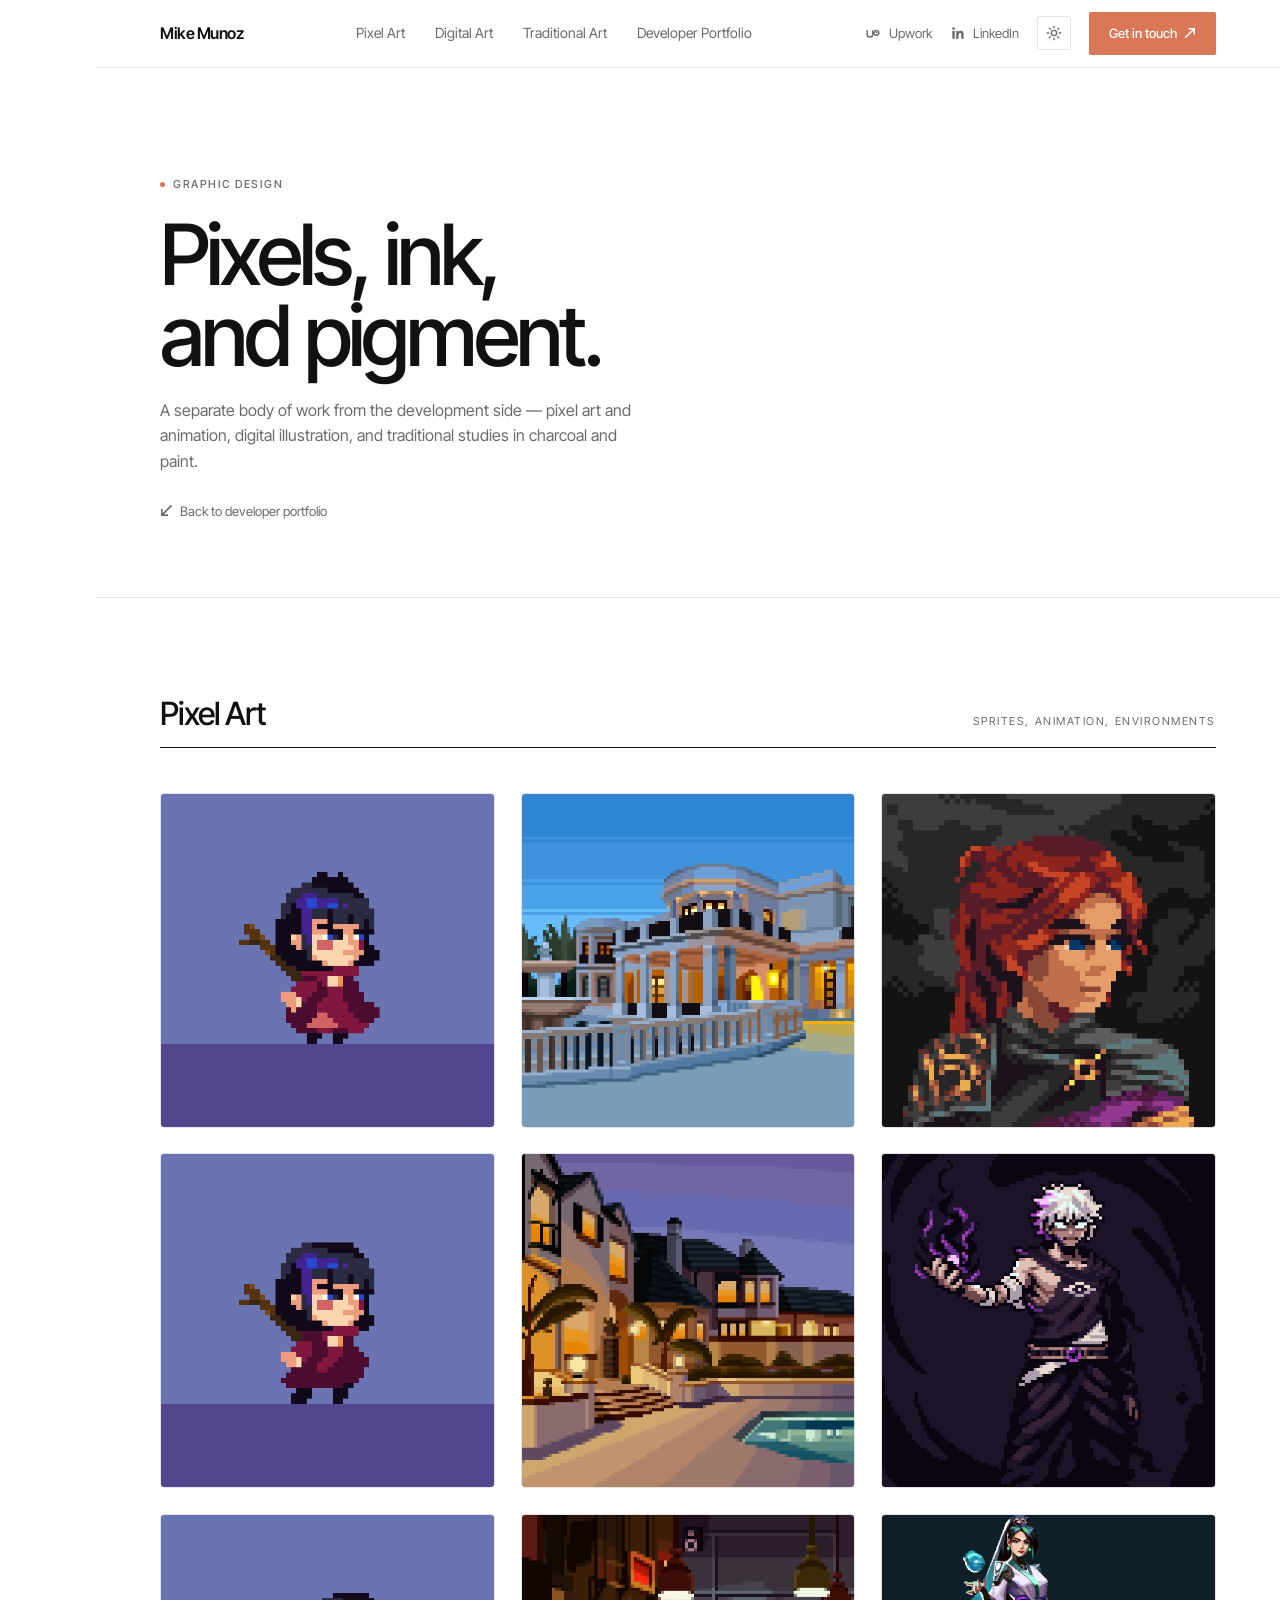
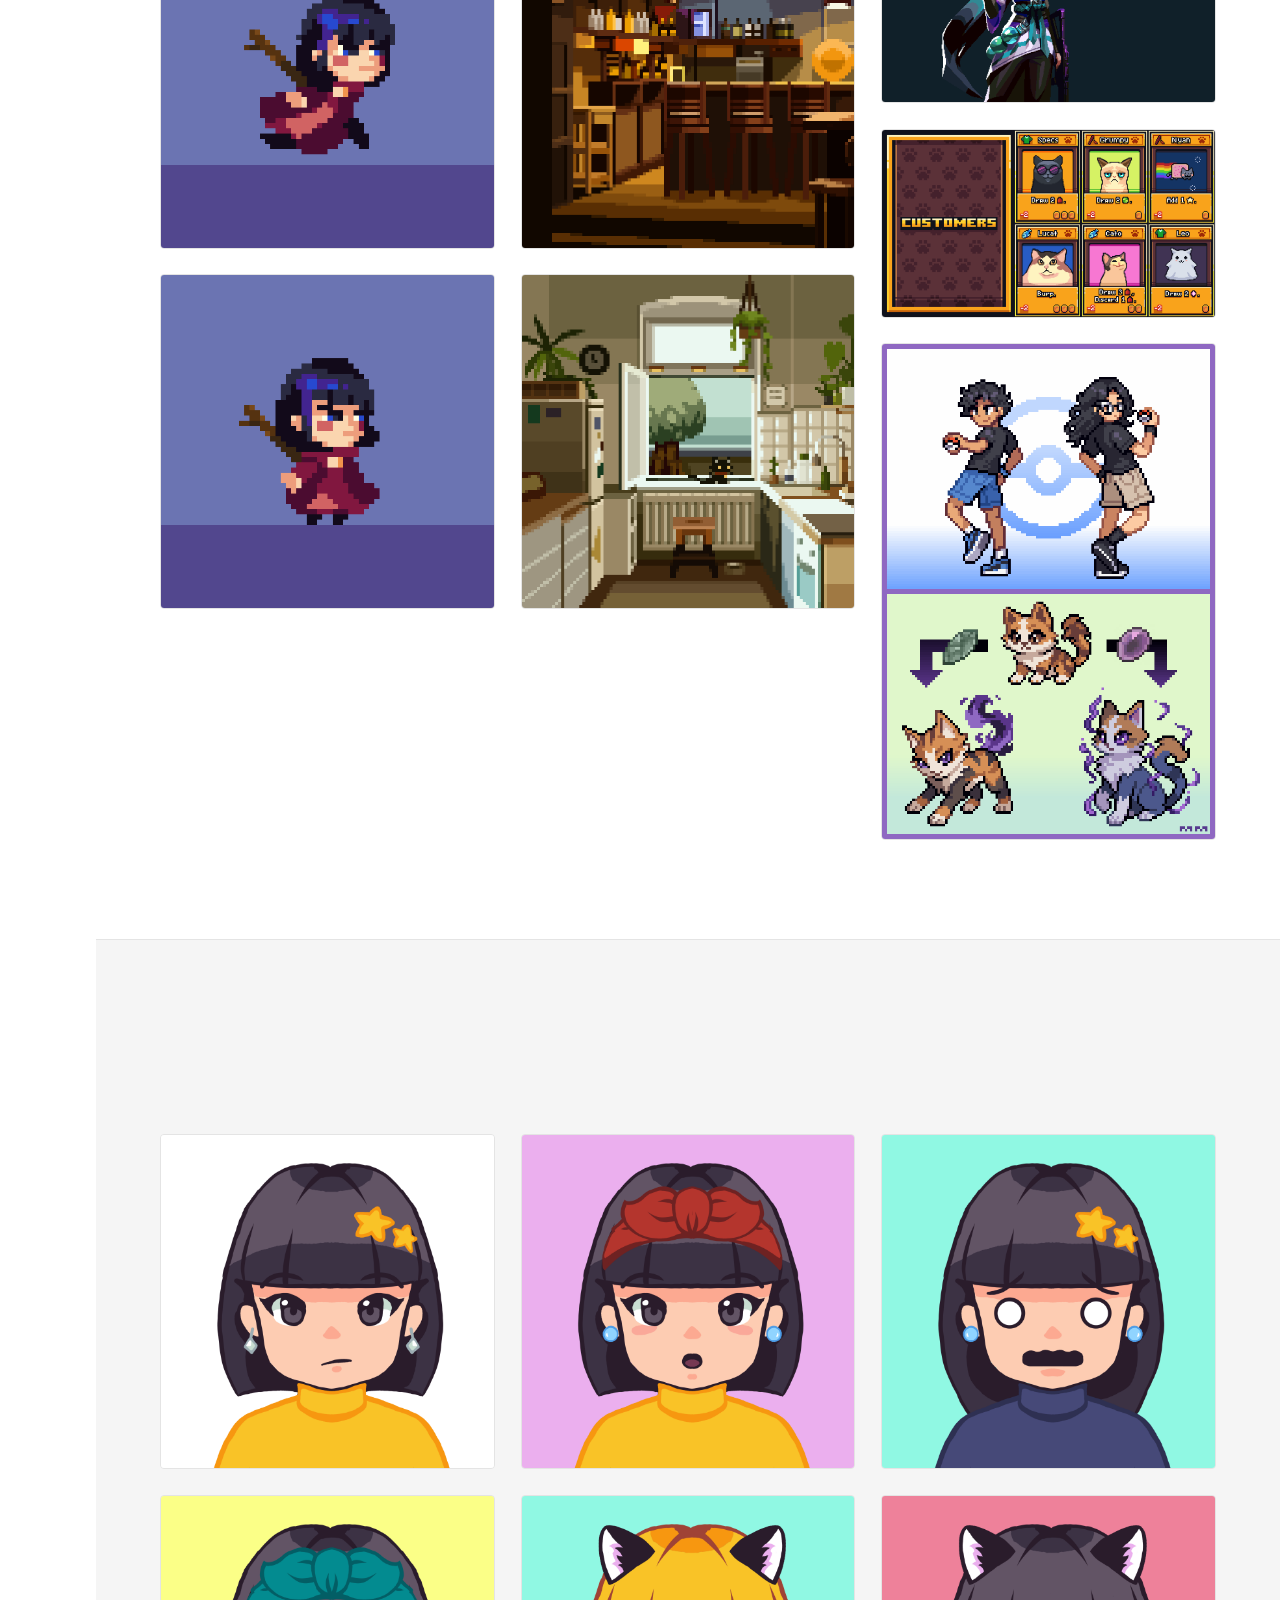
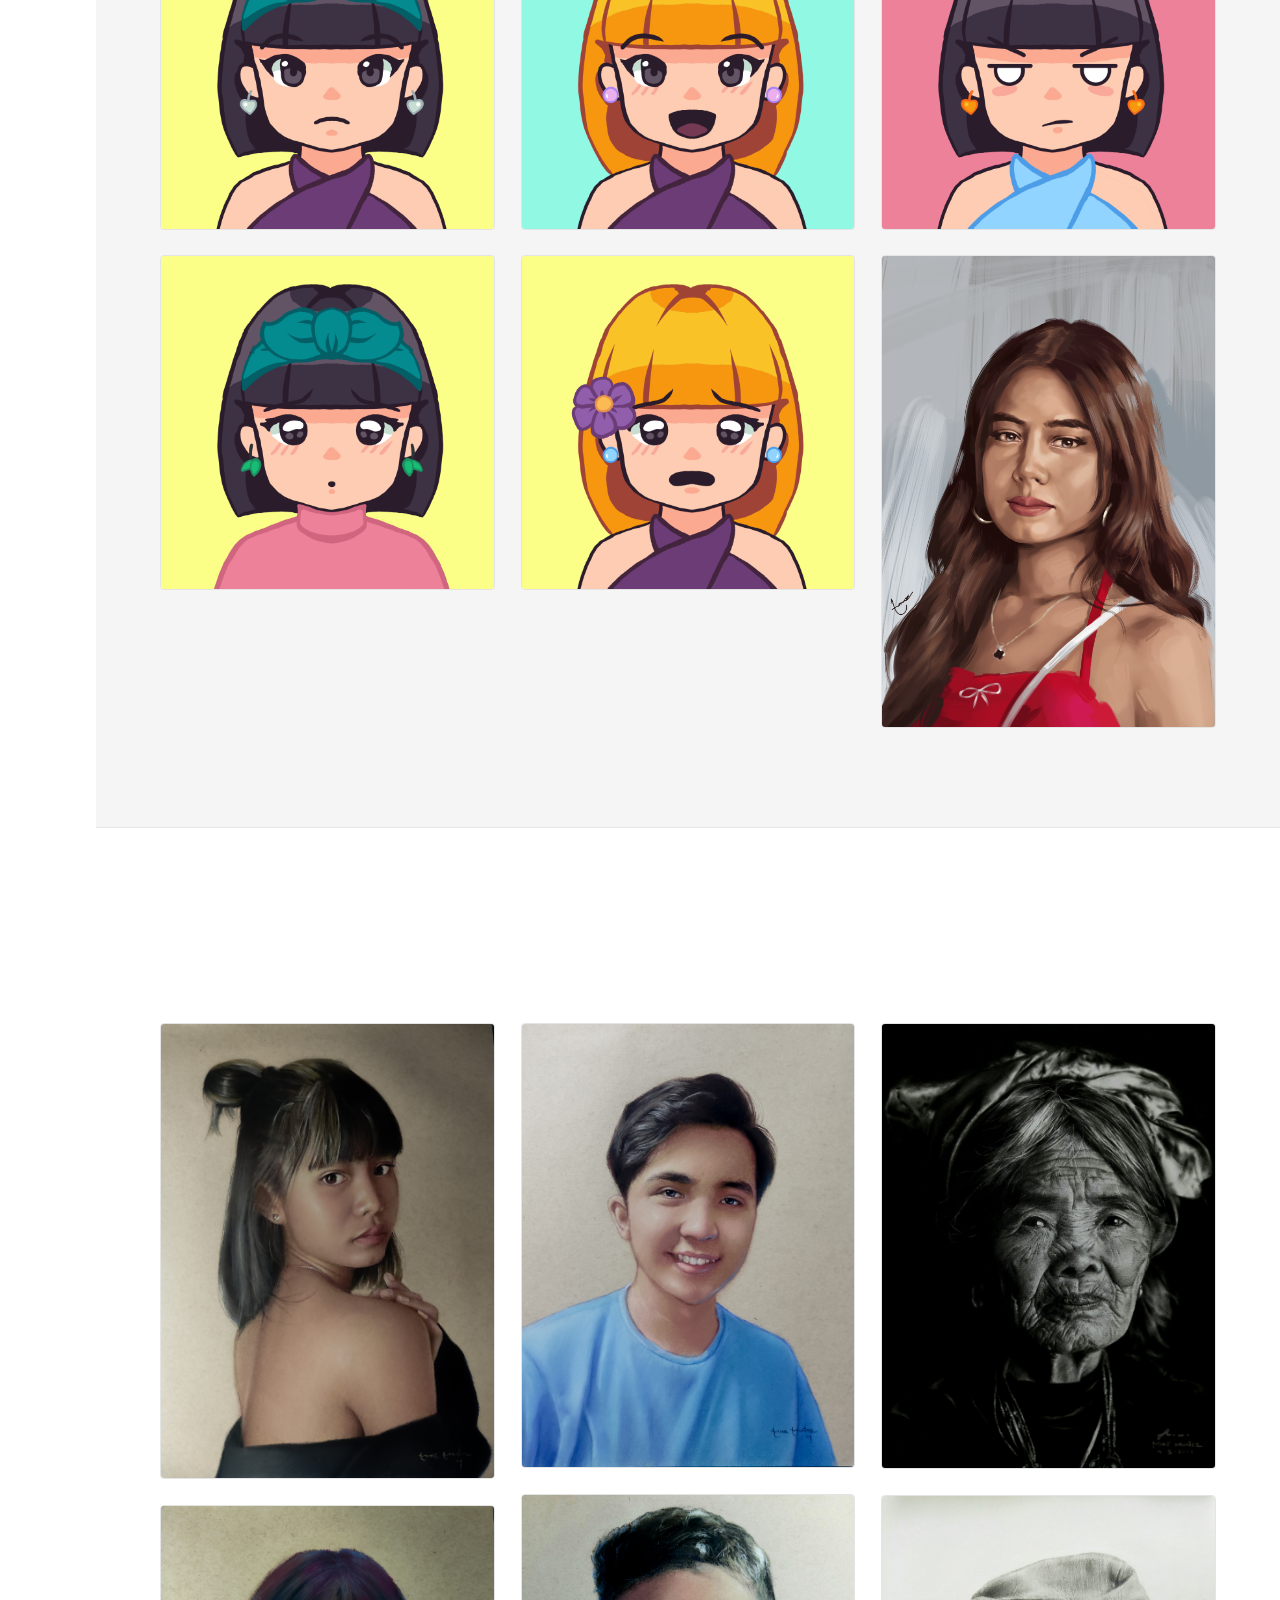
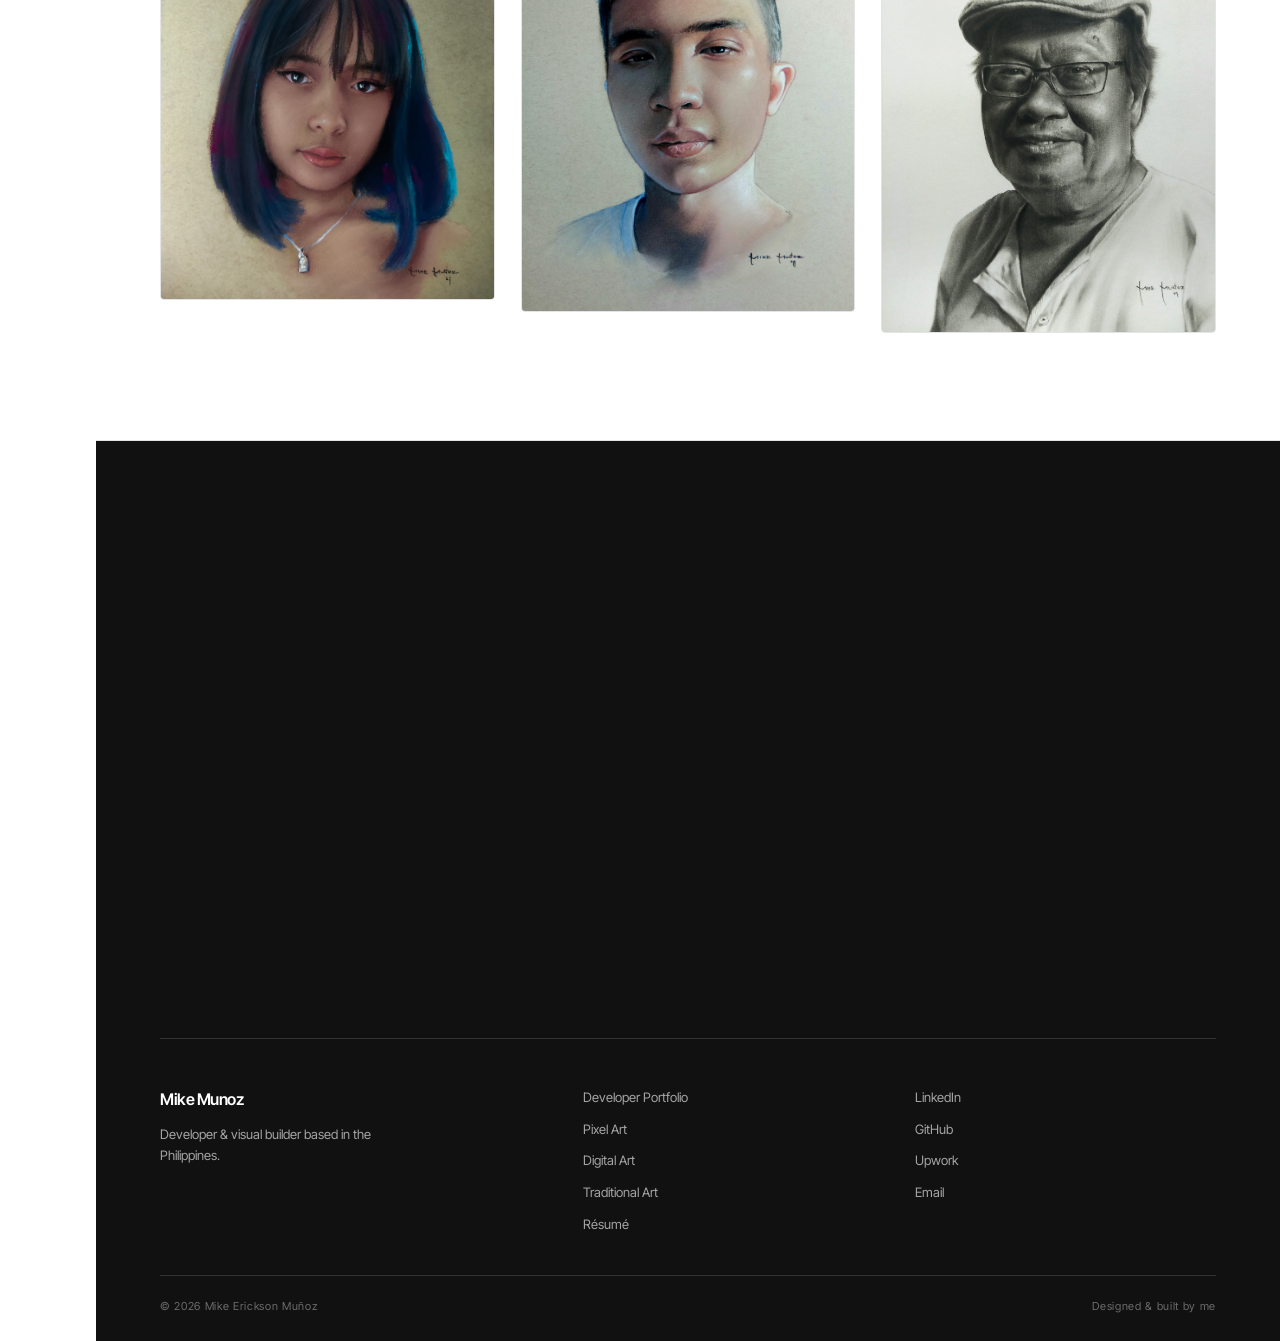
<file: graphic-design.html>
<!DOCTYPE html>
<html lang="en">
<head>
  <meta charset="UTF-8" />
  <title>Mike Munoz | Graphic Design</title>
  <meta name="viewport" content="width=device-width, initial-scale=1.0" />
  <link rel="icon" href="assets/favicon.png" />
  <link rel="stylesheet" href="style.css" />
  <link rel="preconnect" href="https://fonts.googleapis.com" />
  <link rel="preconnect" href="https://fonts.gstatic.com" crossorigin />
  <link href="https://fonts.googleapis.com/css2?family=Inter+Tight:wght@400;500;600&display=swap" rel="stylesheet" />
  <script>
    // Runs before first paint so the correct theme is applied with no flash.
    (function () {
      try {
        var saved = localStorage.getItem("theme");
        var dark = saved ? saved === "dark"
          : window.matchMedia("(prefers-color-scheme: dark)").matches;
        document.documentElement.setAttribute("data-theme", dark ? "dark" : "light");
      } catch (e) {
        document.documentElement.setAttribute("data-theme", "light");
      }
    })();
  </script>
</head>
<body id="top">

<nav class="nav">
  <a class="wordmark" href="index.html">Mike Munoz</a>

  <div class="nav-links">
    <a href="#pixel">Pixel Art</a>
    <a href="#digital">Digital Art</a>
    <a href="#traditional">Traditional Art</a>
    <a href="index.html">Developer Portfolio</a>
  </div>

  <div class="nav-actions">
    <a class="nav-social" href="https://www.upwork.com/freelancers/~017533e44ffdc8a45e?mp_source=share" target="_blank" rel="noopener noreferrer" aria-label="Upwork profile">
      <svg width="17" height="17" viewBox="0 0 24 24" fill="none" stroke="currentColor" stroke-width="2" stroke-linecap="round" stroke-linejoin="round" aria-hidden="true"><path d="M3 8v5a4 4 0 0 0 8 0V8"/><path d="M11 10c1.2 2.8 3 4.5 5.2 4.5a3.3 3.3 0 1 0-3.2-4.1"/><circle cx="16.4" cy="10.3" r="1.3" fill="currentColor" stroke="none"/></svg>
      <span>Upwork</span>
    </a>
    <a class="nav-social" href="https://www.linkedin.com/in/mike-erickson-mu%C3%B1oz-6375aa391" target="_blank" rel="noopener noreferrer" aria-label="LinkedIn profile">
      <svg width="16" height="16" viewBox="0 0 24 24" fill="currentColor" aria-hidden="true"><path d="M20.45 20.45h-3.56v-5.57c0-1.33-.02-3.03-1.85-3.03-1.85 0-2.13 1.44-2.13 2.93v5.67H9.35V9h3.42v1.56h.05c.48-.9 1.64-1.85 3.37-1.85 3.6 0 4.26 2.37 4.26 5.46v6.28zM5.34 7.43a2.07 2.07 0 1 1 0-4.14 2.07 2.07 0 0 1 0 4.14zM7.12 20.45H3.55V9h3.57v11.45z"/></svg>
      <span>LinkedIn</span>
    </a>

    <button class="theme-toggle" id="themeToggle" type="button" aria-label="Switch theme">
      <svg class="icon-sun" width="16" height="16" viewBox="0 0 24 24" fill="none" stroke="currentColor" stroke-width="2" stroke-linecap="round" aria-hidden="true"><circle cx="12" cy="12" r="4"/><path d="M12 2v2M12 20v2M4.9 4.9l1.4 1.4M17.7 17.7l1.4 1.4M2 12h2M20 12h2M4.9 19.1l1.4-1.4M17.7 6.3l1.4-1.4"/></svg>
      <svg class="icon-moon" width="16" height="16" viewBox="0 0 24 24" fill="none" stroke="currentColor" stroke-width="2" stroke-linecap="round" stroke-linejoin="round" aria-hidden="true"><path d="M21 12.8A9 9 0 1 1 11.2 3a7 7 0 0 0 9.8 9.8z"/></svg>
    </button>

    <a class="nav-cta" href="#contact">
      Get in touch
      <svg width="12" height="12" viewBox="0 0 14 14" fill="none" aria-hidden="true"><path d="M2 12L12 2M12 2H6M12 2v6" stroke="currentColor" stroke-width="1.8" stroke-linecap="round" stroke-linejoin="round"/></svg>
    </a>
  </div>
</nav>

<header class="gd-header">
  <div class="gd-header-inner">
    <p class="kicker"><i class="dot"></i>Graphic design</p>
    <h1>Pixels, ink,<br />and pigment.</h1>
    <p class="gd-lede">A separate body of work from the development side — pixel art and animation, digital illustration, and traditional studies in charcoal and paint.</p>
    <a href="index.html" class="gd-back">
      <svg width="13" height="13" viewBox="0 0 14 14" fill="none" aria-hidden="true"><path d="M12 2L2 12M2 12h6M2 12V6" stroke="currentColor" stroke-width="1.8" stroke-linecap="round" stroke-linejoin="round"/></svg>
      Back to developer portfolio
    </a>
  </div>
</header>

<main>
  <section id="pixel" class="section">
    <div class="subsection">
      <div class="subsection-head">
        <h3>Pixel Art</h3>
        <span class="subsection-note">Sprites, animation, environments</span>
      </div>
      <div class="gd-gallery">
        <figure><img src="assets/pixel/pixel-char-idle.gif" alt="Character idle animation" /></figure>
        <figure><img src="assets/pixel/pixel-char-jump.gif" alt="Character jump animation" /></figure>
        <figure><img src="assets/pixel/pixel-char-run.gif" alt="Character run animation" /></figure>
        <figure><img src="assets/pixel/pixel-char-death.gif" alt="Character death animation" /></figure>
        <figure><img src="assets/pixel/pixel-bg-84.png" alt="Pixel background 84" /></figure>
        <figure><img src="assets/pixel/pixel-bg-103.png" alt="Pixel background 103" /></figure>
        <figure><img src="assets/pixel/pixel-bg-106.png" alt="Pixel background 106" /></figure>
        <figure><img src="assets/pixel/pixel-bg-107.png" alt="Pixel background 107" /></figure>
        <figure><img src="assets/pixel/pixel-maelle.png" alt="Pixel portrait Maelle" /></figure>
        <figure><img src="assets/pixel/pixel-study.png" alt="Pixel art study" /></figure>
        <figure><img src="assets/pixel/pixel-sage-bg.gif" alt="Sage background animation" /></figure>
        <figure><img src="assets/pixel/pixel-card-game.png" alt="Pixel card game scene" /></figure>
        <figure><img src="assets/pixel/pixel-happybday.png" alt="Happy birthday pixel artwork" /></figure>
      </div>
    </div>
  </section>

  <section id="digital" class="section section--tint">
    <div class="subsection">
      <div class="subsection-head">
        <h3>Digital Art</h3>
        <span class="subsection-note">Illustration and visual storytelling</span>
      </div>
      <div class="gd-gallery">
        <figure><img src="assets/digital/1.jpg" alt="Digital artwork 1" /></figure>
        <figure><img src="assets/digital/2.jpg" alt="Digital artwork 2" /></figure>
        <figure><img src="assets/digital/3.jpg" alt="Digital artwork 3" /></figure>
        <figure><img src="assets/digital/4.jpg" alt="Digital artwork 4" /></figure>
        <figure><img src="assets/digital/5.jpg" alt="Digital artwork 5" /></figure>
        <figure><img src="assets/digital/6.jpg" alt="Digital artwork 6" /></figure>
        <figure><img src="assets/digital/7.jpg" alt="Digital artwork 7" /></figure>
        <figure><img src="assets/digital/8.jpg" alt="Digital artwork 8" /></figure>
        <figure><img src="assets/digital/New3.png" alt="Digital artwork New3" /></figure>
      </div>
    </div>
  </section>

  <section id="traditional" class="section">
    <div class="subsection">
      <div class="subsection-head">
        <h3>Traditional Art</h3>
        <span class="subsection-note">Charcoal and colour studies</span>
      </div>
      <div class="gd-gallery">
        <figure><img src="assets/trad/color2.jpg" alt="Traditional color study 2" /></figure>
        <figure><img src="assets/trad/color3.jpg" alt="Traditional color study 3" /></figure>
        <figure><img src="assets/trad/color1.jpg" alt="Traditional color study 1" /></figure>
        <figure><img src="assets/trad/color4.jpg" alt="Traditional color study 4" /></figure>
        <figure><img src="assets/trad/charcoal1.jpg" alt="Traditional charcoal study 1" /></figure>
        <figure><img src="assets/trad/charcoal2.jpg" alt="Traditional charcoal study 2" /></figure>
      </div>
    </div>
  </section>
</main>

<section id="contact" class="band">
  <div class="band-inner">
    <p class="kicker kicker--invert"><i class="dot"></i>Let's work together</p>
    <h2>Got a project?<br />Let's build it.</h2>
    <p class="band-lede">Available for freelance and full-time work — development, design, or both.</p>
    <div class="band-actions">
      <a href="https://mail.google.com/mail/?view=cm&fs=1&to=mikemnz431@gmail.com" target="_blank" rel="noopener noreferrer" class="btn btn-primary">Start a conversation</a>
      <a href="mailto:mikemnz431@gmail.com" class="band-email">mikemnz431@gmail.com</a>
    </div>
  </div>
</section>

<footer id="footer">
  <div class="footer-inner">
    <div class="footer-brand">
      <span class="wordmark wordmark--invert">Mike Munoz</span>
      <p>Developer &amp; visual builder based in the Philippines.</p>
    </div>

    <nav class="footer-nav" aria-label="Footer">
      <a href="index.html">Developer Portfolio</a>
      <a href="#pixel">Pixel Art</a>
      <a href="#digital">Digital Art</a>
      <a href="#traditional">Traditional Art</a>
      <a href="Mike%27s%20Resume.pdf" download>Résumé</a>
    </nav>

    <div class="footer-social">
      <a href="https://www.linkedin.com/in/mike-erickson-mu%C3%B1oz-6375aa391" target="_blank" rel="noopener noreferrer">LinkedIn</a>
      <a href="https://github.com/CreativeChonker" target="_blank" rel="noopener">GitHub</a>
      <a href="https://www.upwork.com/freelancers/~017533e44ffdc8a45e?mp_source=share" target="_blank" rel="noopener noreferrer">Upwork</a>
      <a href="https://mail.google.com/mail/?view=cm&fs=1&to=mikemnz431@gmail.com" target="_blank" rel="noopener noreferrer">Email</a>
    </div>
  </div>
  <div class="footer-base">
    <span>&copy; 2026 Mike Erickson Muñoz</span>
    <span>Designed &amp; built by me</span>
  </div>
</footer>

<button id="backToTop" aria-label="Back to top">
  <svg width="14" height="14" viewBox="0 0 18 18" fill="none" xmlns="http://www.w3.org/2000/svg"><path d="M9 14V4M9 4L4 9M9 4l5 5" stroke="currentColor" stroke-width="1.8" stroke-linecap="round" stroke-linejoin="round"/></svg>
  <span>Top</span>
</button>

<script src="script.js"></script>
</body>
</html>
</file>
<file: style.css>
/* ==========================================================================
   Mike Munoz — portfolio
   Monochrome editorial. One accent: Claude orange.
   ========================================================================== */

*,
*::before,
*::after {
  box-sizing: border-box;
  margin: 0;
  padding: 0;
}

html {
  scroll-behavior: smooth;
}

:root {
  --ink: #111111;
  --ink-2: #6b6b6b;
  --ink-3: #9a9a9a;
  --line: #e4e4e4;
  --paper: #ffffff;
  --paper-2: #f5f5f5;
  --accent: #d97757;

  /* The anchor bands stay dark in both themes, so they need their own tokens
     rather than borrowing --ink, which inverts. */
  --band-bg: #111111;
  --band-fg: #ffffff;
  --band-fg-2: rgba(255, 255, 255, 0.62);
  --band-fg-3: rgba(255, 255, 255, 0.38);
  --band-line: rgba(255, 255, 255, 0.14);

  --nav-bg: rgba(255, 255, 255, 0.92);
  --overlay: rgba(17, 17, 17, 0.5);

  --r-sm: 2px;
  --r-md: 4px;

  --pad-x: clamp(20px, 5vw, 88px);
  --shell: 1320px;
  --t: 120ms ease;
}

/* Dark theme. Applied by [data-theme] when the visitor has chosen, or by the
   system preference when they have not. Keep the two blocks in sync. */
:root[data-theme="dark"] {
  --ink: #ededed;
  --ink-2: #a3a3a3;
  --ink-3: #8a8a8a;
  --line: #2b2b2b;
  --paper: #121212;
  --paper-2: #1a1a1a;
  --accent: #e08a6b;

  --band-bg: #000000;
  --band-fg: #ffffff;
  --band-fg-2: rgba(255, 255, 255, 0.6);
  --band-fg-3: rgba(255, 255, 255, 0.4);
  --band-line: rgba(255, 255, 255, 0.12);

  --nav-bg: rgba(18, 18, 18, 0.92);
  --overlay: rgba(0, 0, 0, 0.62);
}

@media (prefers-color-scheme: dark) {
  :root:not([data-theme="light"]) {
    --ink: #ededed;
    --ink-2: #a3a3a3;
    --ink-3: #8a8a8a;
    --line: #2b2b2b;
    --paper: #121212;
    --paper-2: #1a1a1a;
    --accent: #e08a6b;

    --band-bg: #000000;
    --band-fg: #ffffff;
    --band-fg-2: rgba(255, 255, 255, 0.6);
    --band-fg-3: rgba(255, 255, 255, 0.4);
    --band-line: rgba(255, 255, 255, 0.12);

    --nav-bg: rgba(18, 18, 18, 0.92);
    --overlay: rgba(0, 0, 0, 0.62);
  }
}

body {
  font-family: "Inter Tight", -apple-system, BlinkMacSystemFont, "Segoe UI", sans-serif;
  background: var(--paper);
  color: var(--ink);
  font-size: 16px;
  line-height: 1.6;
  -webkit-font-smoothing: antialiased;
  overflow-x: hidden;
}

img {
  max-width: 100%;
  display: block;
}

a {
  color: inherit;
  text-decoration: none;
}

h1,
h2,
h3,
h4 {
  font-weight: 500;
  letter-spacing: -0.03em;
  line-height: 1.05;
}

::selection {
  background: var(--accent);
  color: #fff;
}

/* --------------------------------------------------------------------------
   Shared atoms
   -------------------------------------------------------------------------- */

.kicker {
  display: flex;
  align-items: center;
  gap: 8px;
  font-size: 11px;
  font-weight: 500;
  letter-spacing: 0.14em;
  text-transform: uppercase;
  color: var(--ink-2);
}

.kicker .dot {
  width: 5px;
  height: 5px;
  border-radius: 50%;
  background: var(--accent);
  flex: none;
}

.kicker--invert {
  color: var(--band-fg-2);
}

.btn {
  display: inline-flex;
  align-items: center;
  gap: 8px;
  font-size: 14px;
  font-weight: 500;
  line-height: 1;
  transition: background var(--t), color var(--t), border-color var(--t), opacity var(--t);
}

.btn-primary {
  padding: 15px 26px;
  border-radius: var(--r-sm);
  background: var(--accent);
  color: #fff;
}

.btn-primary:hover {
  background: #c4643f;
}

.btn-text {
  padding: 15px 0;
  color: var(--ink);
  border-bottom: 1px solid var(--line);
}

.btn-text:hover {
  border-bottom-color: var(--accent);
  color: var(--accent);
}

/* --------------------------------------------------------------------------
   Nav
   -------------------------------------------------------------------------- */

.nav {
  position: sticky;
  top: 0;
  z-index: 60;
  display: flex;
  align-items: center;
  justify-content: space-between;
  gap: 24px;
  padding: 0 var(--pad-x);
  height: 68px;
  background: var(--nav-bg);
  backdrop-filter: blur(8px);
  border-bottom: 1px solid var(--line);
}

.wordmark {
  font-size: 16px;
  font-weight: 600;
  letter-spacing: -0.03em;
}

.wordmark--invert {
  color: var(--band-fg);
}

.nav-links {
  display: flex;
  gap: 30px;
  font-size: 14px;
  color: var(--ink-2);
}

.nav-links a {
  position: relative;
  padding: 4px 0;
  transition: color var(--t);
}

.nav-links a::after {
  content: "";
  position: absolute;
  left: 0;
  right: 0;
  bottom: 0;
  height: 1px;
  background: var(--accent);
  transform: scaleX(0);
  transform-origin: left;
  transition: transform var(--t);
}

.nav-links a:hover {
  color: var(--ink);
}

.nav-links a:hover::after {
  transform: scaleX(1);
}

/* Conversion actions, kept separate from the navigation links and visible at
   every width — the nav links collapse on small screens, these do not. */
.nav-actions {
  display: flex;
  align-items: center;
  gap: 18px;
}

.nav-social {
  display: inline-flex;
  align-items: center;
  gap: 7px;
  font-size: 13px;
  color: var(--ink-2);
  transition: color var(--t);
}

.nav-social:hover {
  color: var(--accent);
}

.nav-social + .nav-cta {
  margin-left: 6px;
  position: relative;
}

.nav-social + .nav-cta::before {
  content: "";
  position: absolute;
  left: -12px;
  top: 50%;
  transform: translateY(-50%);
  width: 1px;
  height: 20px;
  background: var(--line);
}

.nav-cta {
  display: inline-flex;
  align-items: center;
  gap: 7px;
  padding: 11px 20px;
  border-radius: var(--r-sm);
  background: var(--accent);
  color: #fff;
  font-size: 13px;
  font-weight: 500;
  transition: background var(--t);
}

.nav-cta:hover {
  background: #c4643f;
}

/* --------------------------------------------------------------------------
   TOC rail
   -------------------------------------------------------------------------- */

/* Lives in the left gutter opened up by `body { padding-left }` below, so it
   never overlaps the content column. */
/* The rail sits in the gutter opened by `body { padding-left }`. It is only
   28px wide at rest, but each link's hit area extends across the label so the
   words are clickable, not just the tick. */
.toc-rail {
  position: fixed;
  left: 30px;
  top: 50%;
  transform: translateY(-50%);
  z-index: 40;
  width: 28px;
  padding: 12px 0;
}

/* Invisible pad so the rail is easy to hit without reaching for a 1px tick.
   Stays well clear of the content column. */
.toc-rail::before {
  content: "";
  position: absolute;
  inset: 0 -34px;
}

.toc-links {
  display: flex;
  flex-direction: column;
  gap: 4px;
}

.toc-rail-link {
  position: relative;
  display: flex;
  align-items: center;
  gap: 12px;
  width: 28px;
  padding: 8px 0;
  overflow: hidden;
  font-size: 11px;
  letter-spacing: 0.1em;
  text-transform: uppercase;
  color: var(--ink-3);
  transition: color var(--t), width var(--t);
}

/* Expand on rail hover so the words themselves are a click target. */
.toc-rail:hover .toc-rail-link {
  width: 135px;
  overflow: visible;
}

.toc-rail-link i {
  display: block;
  flex: none;
  width: 18px;
  height: 1px;
  background: currentColor;
  transition: width var(--t), background var(--t);
}

.toc-rail-link span {
  white-space: nowrap;
  opacity: 0;
  transform: translateX(-4px);
  transition: opacity var(--t), transform var(--t);
}

.toc-rail:hover .toc-rail-link span {
  opacity: 1;
  transform: none;
}

.toc-rail-link:hover {
  color: var(--ink);
}

.toc-rail-link.active {
  color: var(--accent);
}

.toc-rail-link.active i {
  width: 28px;
}

/* --------------------------------------------------------------------------
   Hero
   -------------------------------------------------------------------------- */

.hero {
  position: relative;
  display: grid;
  grid-template-columns: minmax(0, 1fr) minmax(0, 0.66fr);
  align-items: stretch;
  gap: clamp(28px, 5vw, 72px);
  /* Capped so the whole hero still lands inside one screen on tall displays. */
  min-height: min(calc(100vh - 68px), 780px);
  /* Left edge tracks the same shell the sections below use, so the hero text
     lines up with every section heading on wide monitors. */
  padding: clamp(36px, 5vh, 60px) 0 clamp(36px, 5vh, 60px)
    max(var(--pad-x), calc((100% - var(--shell)) / 2));
  background: var(--paper);
  border-bottom: 1px solid var(--line);
}

.hero-left {
  display: flex;
  flex-direction: column;
  justify-content: center;
  max-width: 780px;
  padding-right: 12px;
}

.hero-metrics {
  display: flex;
  flex-wrap: wrap;
  margin: 26px 0 34px;
  border-top: 1px solid var(--line);
  border-bottom: 1px solid var(--line);
}

.hero-metrics > div {
  padding: 16px 26px 16px 0;
  margin-right: 26px;
  border-right: 1px solid var(--line);
}

.hero-metrics > div:last-child {
  border-right: 0;
  margin-right: 0;
}

.hero-metrics strong {
  display: block;
  font-size: 22px;
  font-weight: 500;
  letter-spacing: -0.03em;
  line-height: 1.1;
}

.hero-metrics span {
  display: block;
  margin-top: 3px;
  font-size: 12px;
  color: var(--ink-2);
}

.hero h1 {
  font-size: clamp(2.7rem, 6.2vw, 5.6rem);
  font-weight: 500;
  letter-spacing: -0.045em;
  line-height: 0.96;
}

.hero-copy {
  max-width: 52ch;
  margin-top: 22px;
  font-size: 16px;
  color: var(--ink-2);
}

.hero-availability {
  margin-top: 14px;
  font-size: 12px;
  letter-spacing: 0.06em;
  text-transform: uppercase;
  color: var(--ink-3);
}

.cta-row {
  display: flex;
  align-items: center;
  gap: 26px;
  margin-top: 30px;
}

.hero-proof {
  display: flex;
  flex-wrap: wrap;
  gap: 10px;
  margin-top: 32px;
}

.hero-proof a {
  padding: 7px 13px;
  border: 1px solid var(--line);
  border-radius: var(--r-sm);
  font-size: 11px;
  letter-spacing: 0.06em;
  text-transform: uppercase;
  color: var(--ink-2);
  transition: color var(--t), border-color var(--t);
}

.hero-proof a:hover {
  color: var(--accent);
  border-color: var(--accent);
}

.scroll-cue {
  margin-top: 36px;
  font-size: 11px;
  letter-spacing: 0.14em;
  text-transform: uppercase;
  color: var(--ink-3);
}

/* The height cap is what keeps the hero to one screen. Without it the image
   scales to its own aspect ratio on wide monitors and stretches the grid row. */
.hero-right {
  position: relative;
  overflow: hidden;
  align-self: center;
  height: min(calc(100vh - 188px), 680px);
  border-radius: var(--r-md) 0 0 var(--r-md);
  background: var(--paper-2);
}

.hero-right img {
  width: 100%;
  height: 100%;
  object-fit: cover;
  object-position: center 18%;
  filter: grayscale(1) contrast(1.04);
}

.hero-year {
  position: absolute;
  left: 18px;
  bottom: clamp(32px, 5vh, 56px);
  font-size: 11px;
  letter-spacing: 0.2em;
  color: var(--ink-3);
  writing-mode: vertical-rl;
}

/* --------------------------------------------------------------------------
   Section shell
   -------------------------------------------------------------------------- */

.section {
  padding: clamp(72px, 11vh, 132px) var(--pad-x);
  border-bottom: 1px solid var(--line);
}

.section--tint {
  background: var(--paper-2);
}

.section-head {
  display: grid;
  grid-template-columns: minmax(0, 1.15fr) minmax(0, 0.85fr);
  gap: clamp(24px, 5vw, 80px);
  align-items: end;
  max-width: var(--shell);
  margin: 0 auto clamp(44px, 6vh, 72px);
}

.section-head h2 {
  margin-top: 18px;
  font-size: clamp(2rem, 4.2vw, 3.4rem);
  letter-spacing: -0.04em;
  line-height: 1.02;
  max-width: 18ch;
}

.section-lede {
  font-size: 15px;
  color: var(--ink-2);
  max-width: 46ch;
  padding-bottom: 6px;
}

/* --------------------------------------------------------------------------
   Rule grid (why hire me)
   -------------------------------------------------------------------------- */

.rule-grid {
  display: grid;
  gap: 0;
  max-width: var(--shell);
  margin: 0 auto;
  border-top: 1px solid var(--line);
}

.rule-grid--3 {
  grid-template-columns: repeat(3, minmax(0, 1fr));
}

.rule-item {
  padding: 30px 34px 34px 0;
  border-right: 1px solid var(--line);
}

.rule-item:last-child {
  border-right: 0;
}

.rule-item:not(:first-child) {
  padding-left: 34px;
}

.rule-num {
  display: block;
  font-size: 11px;
  letter-spacing: 0.14em;
  color: var(--accent);
}

.rule-item strong {
  display: block;
  margin: 14px 0 8px;
  font-size: 19px;
  font-weight: 500;
  letter-spacing: -0.02em;
}

.rule-item p {
  font-size: 14px;
  color: var(--ink-2);
  max-width: 32ch;
}

/* --------------------------------------------------------------------------
   Experience — vertical timeline
   -------------------------------------------------------------------------- */

.exp-list {
  list-style: none;
  max-width: var(--shell);
  margin: 0 auto;
}

/* Each item draws its own marker and the line down to the next marker, so the
   line always spans exactly first-to-last however many roles there are. */
.exp-item {
  position: relative;
  display: grid;
  grid-template-columns: minmax(150px, 0.3fr) minmax(0, 1fr);
  gap: clamp(20px, 4vw, 64px);
  padding: 0 0 clamp(44px, 7vh, 72px) 64px;
}

.exp-item:last-child {
  padding-bottom: 0;
}

.exp-item::before {
  content: "";
  position: absolute;
  left: 0;
  top: 2px;
  width: 20px;
  height: 20px;
  box-sizing: border-box;
  border: 2px solid var(--accent);
  border-radius: 50%;
  background: var(--paper);
}

.section--tint .exp-item::before {
  background: var(--paper-2);
}

.exp-item--current::before {
  background: var(--accent);
  box-shadow: 0 0 0 5px color-mix(in srgb, var(--accent) 22%, transparent);
}

.exp-item:not(:last-child)::after {
  content: "";
  position: absolute;
  left: 9px;
  top: 28px;
  bottom: -2px;
  width: 2px;
  background: var(--ink-3);
}

.exp-date {
  padding-top: 2px;
  font-size: 11px;
  line-height: 20px;
  letter-spacing: 0.14em;
  text-transform: uppercase;
  color: var(--ink-2);
}

.exp-main h3 {
  font-size: clamp(1.3rem, 2.4vw, 1.9rem);
  letter-spacing: -0.035em;
}

.exp-org {
  margin-top: 8px;
  font-size: 14px;
  color: var(--ink-2);
}

.exp-points {
  list-style: none;
  max-width: 72ch;
  margin-top: 18px;
}

.exp-points li {
  position: relative;
  padding: 0 0 12px 22px;
  font-size: 15px;
  color: var(--ink-2);
}

.exp-points li::before {
  content: "";
  position: absolute;
  left: 0;
  top: 0.72em;
  width: 10px;
  height: 1px;
  background: var(--ink-3);
}

/* --------------------------------------------------------------------------
   Work grid
   -------------------------------------------------------------------------- */

.subsection {
  max-width: var(--shell);
  margin: 0 auto;
  scroll-margin-top: 90px;
}

.subsection + .subsection {
  margin-top: clamp(64px, 9vh, 108px);
}

.subsection-head {
  display: flex;
  align-items: baseline;
  justify-content: space-between;
  gap: 20px;
  padding-bottom: 16px;
  border-bottom: 1px solid var(--ink);
}

.subsection-head h3 {
  font-size: clamp(1.4rem, 2.6vw, 2rem);
  letter-spacing: -0.035em;
}

.subsection-note {
  font-size: 11px;
  letter-spacing: 0.14em;
  text-transform: uppercase;
  color: var(--ink-2);
}

.work-grid {
  display: grid;
  grid-template-columns: repeat(2, minmax(0, 1fr));
  gap: clamp(32px, 4vw, 56px) clamp(24px, 3vw, 44px);
  margin-top: clamp(34px, 5vh, 54px);
}

.project-card {
  cursor: pointer;
  outline: none;
}

.project-card.is-lead {
  grid-column: 1 / -1;
}

.project-thumb {
  position: relative;
  overflow: hidden;
  border-radius: var(--r-md);
  background: var(--paper);
  border: 1px solid var(--line);
  aspect-ratio: 16 / 10;
}

.project-card.is-lead .project-thumb {
  aspect-ratio: 21 / 9;
}

/* Screenshots stay in their real colours — the monochrome comes from the
   chrome and type around them, not from desaturating the work. */
.project-thumb img {
  width: 100%;
  height: 100%;
  object-fit: cover;
  object-position: top center;
  transition: transform 400ms ease;
}

/* Illustrated key art has its subject spread top to bottom, unlike UI
   screenshots whose important content sits at the top. The 21:9 lead crop
   shows only 57% of a 4:3 poster, which cuts off either the title or the
   characters, so posters get a taller frame and a lower focal point. */
.project-card.is-lead .project-thumb--poster {
  aspect-ratio: 16 / 9;
}

.project-thumb--poster img {
  object-position: center 60%;
}

.project-card:hover .project-thumb,
.project-card:focus-visible .project-thumb {
  border-color: var(--accent);
}

.project-card:hover .project-thumb img,
.project-card:focus-visible .project-thumb img {
  transform: scale(1.015);
}

.project-flag {
  position: absolute;
  top: 12px;
  left: 12px;
  padding: 5px 10px;
  border-radius: var(--r-sm);
  background: rgba(17, 17, 17, 0.88);
  color: #fff;
  font-size: 10px;
  letter-spacing: 0.12em;
  text-transform: uppercase;
}

.project-meta {
  padding-top: 18px;
}

.project-meta-top {
  display: flex;
  align-items: center;
  gap: 14px;
  font-size: 11px;
  letter-spacing: 0.12em;
  text-transform: uppercase;
  color: var(--ink-2);
}

.tag {
  font-size: 11px;
  letter-spacing: 0.12em;
  text-transform: uppercase;
  color: var(--ink-2);
}

.project-status {
  display: inline-flex;
  align-items: center;
  gap: 6px;
  font-size: 10px;
  letter-spacing: 0.1em;
  color: var(--ink-3);
}

.status-live {
  color: var(--ink);
}

.live-dot {
  width: 5px;
  height: 5px;
  border-radius: 50%;
  background: var(--accent);
}

.project-meta h4 {
  display: inline-block;
  margin: 10px 0 0;
  font-size: clamp(1.15rem, 1.8vw, 1.6rem);
  letter-spacing: -0.03em;
  border-bottom: 1px solid transparent;
  transition: border-color var(--t);
}

.project-card:hover .project-meta h4,
.project-card:focus-visible .project-meta h4 {
  border-bottom-color: var(--accent);
}

.project-meta > p {
  margin-top: 10px;
  font-size: 14px;
  color: var(--ink-2);
  max-width: 60ch;
}

.project-skills {
  display: flex;
  flex-wrap: wrap;
  gap: 7px;
  margin-top: 14px;
}

.project-skills span {
  padding: 5px 11px;
  border: 1px solid var(--line);
  border-radius: var(--r-sm);
  font-size: 11px;
  color: var(--ink-2);
}

.project-link {
  display: inline-flex;
  align-items: center;
  gap: 7px;
  margin-top: 16px;
  padding-bottom: 3px;
  font-size: 13px;
  font-weight: 500;
  border-bottom: 1px solid var(--line);
  transition: color var(--t), border-color var(--t);
}

.project-link:hover {
  color: var(--accent);
  border-bottom-color: var(--accent);
}

/* --------------------------------------------------------------------------
   Certifications
   -------------------------------------------------------------------------- */

.cert-grid {
  display: grid;
  grid-template-columns: repeat(4, minmax(0, 1fr));
  gap: clamp(20px, 2.6vw, 38px);
  max-width: var(--shell);
  margin: 0 auto;
}

.cert-card {
  cursor: pointer;
  padding-top: 20px;
  border-top: 1px solid var(--ink);
  outline: none;
}

.cert-image-wrap {
  overflow: hidden;
  border: 1px solid var(--line);
  border-radius: var(--r-md);
  aspect-ratio: 4 / 3;
  background: var(--paper-2);
}

.cert-image {
  width: 100%;
  height: 100%;
  object-fit: cover;
  transition: transform 400ms ease;
}

.cert-card:hover .cert-image,
.cert-card:focus-visible .cert-image {
  transform: scale(1.015);
}

.cert-card-head {
  display: flex;
  align-items: center;
  justify-content: space-between;
  gap: 10px;
  margin-top: 16px;
  font-size: 11px;
  letter-spacing: 0.12em;
  text-transform: uppercase;
  color: var(--ink-2);
}

.cert-title {
  margin-top: 10px;
  font-size: 16px;
  letter-spacing: -0.02em;
  line-height: 1.25;
}

.cert-summary {
  margin-top: 9px;
  font-size: 13px;
  color: var(--ink-2);
}

.cert-link {
  display: inline-flex;
  align-items: center;
  gap: 6px;
  margin-top: 14px;
  padding-bottom: 3px;
  font-size: 12px;
  font-weight: 500;
  border-bottom: 1px solid var(--line);
  transition: color var(--t), border-color var(--t);
}

.cert-link:hover {
  color: var(--accent);
  border-bottom-color: var(--accent);
}

/* --------------------------------------------------------------------------
   Dark bands
   -------------------------------------------------------------------------- */

.band {
  background: var(--band-bg);
  color: var(--band-fg);
  padding: clamp(84px, 14vh, 160px) var(--pad-x);
}

.band-inner {
  max-width: var(--shell);
  margin: 0 auto;
}

.band h2 {
  margin-top: 22px;
  font-size: clamp(2.4rem, 6vw, 5rem);
  letter-spacing: -0.045em;
  line-height: 0.98;
}

.band-lede {
  max-width: 48ch;
  margin-top: 22px;
  font-size: 16px;
  color: var(--band-fg-2);
}

.band-actions {
  display: flex;
  align-items: center;
  flex-wrap: wrap;
  gap: 28px;
  margin-top: 38px;
}

.band-email {
  font-size: clamp(1rem, 1.8vw, 1.35rem);
  letter-spacing: -0.02em;
  color: var(--band-fg-2);
  border-bottom: 1px solid var(--band-line);
  padding-bottom: 3px;
  transition: color var(--t), border-color var(--t);
}

.band-email:hover {
  color: var(--band-fg);
  border-bottom-color: var(--accent);
}

#footer {
  background: var(--band-bg);
  color: var(--band-fg);
  padding: 0 var(--pad-x) 26px;
}

.footer-inner {
  display: grid;
  grid-template-columns: minmax(0, 1.3fr) minmax(0, 1fr) minmax(0, 1fr);
  gap: 32px;
  max-width: var(--shell);
  margin: 0 auto;
  padding: 48px 0 40px;
  border-top: 1px solid var(--band-line);
}

.footer-brand p {
  margin-top: 12px;
  font-size: 13px;
  color: var(--band-fg-2);
  max-width: 34ch;
}

.footer-nav,
.footer-social {
  display: flex;
  flex-direction: column;
  gap: 11px;
  font-size: 13px;
  color: var(--band-fg-2);
}

.footer-nav a,
.footer-social a {
  width: fit-content;
  transition: color var(--t);
}

.footer-nav a:hover,
.footer-social a:hover {
  color: var(--accent);
}

.footer-base {
  display: flex;
  justify-content: space-between;
  gap: 16px;
  max-width: var(--shell);
  margin: 0 auto;
  padding-top: 22px;
  border-top: 1px solid var(--band-line);
  font-size: 11px;
  letter-spacing: 0.06em;
  color: var(--band-fg-3);
}

/* --------------------------------------------------------------------------
   Back to top
   -------------------------------------------------------------------------- */

#backToTop {
  position: fixed;
  right: 22px;
  bottom: 22px;
  z-index: 55;
  display: inline-flex;
  align-items: center;
  gap: 7px;
  padding: 11px 15px;
  border: 1px solid var(--line);
  border-radius: var(--r-sm);
  background: var(--paper);
  color: var(--ink);
  font-family: inherit;
  font-size: 11px;
  letter-spacing: 0.12em;
  text-transform: uppercase;
  cursor: pointer;
  opacity: 0;
  visibility: hidden;
  transform: translateY(6px);
  transition: opacity var(--t), transform var(--t), visibility var(--t), border-color var(--t);
}

#backToTop.visible {
  opacity: 1;
  visibility: visible;
  transform: none;
}

#backToTop:hover {
  border-color: var(--accent);
  color: var(--accent);
}

/* --------------------------------------------------------------------------
   Drawer
   -------------------------------------------------------------------------- */

#projectDrawerOverlay {
  position: fixed;
  inset: 0;
  z-index: 90;
  background: var(--overlay);
  backdrop-filter: blur(2px);
  opacity: 0;
  visibility: hidden;
  transition: opacity 200ms ease, visibility 200ms ease;
}

#projectDrawerOverlay.open {
  opacity: 1;
  visibility: visible;
}

#projectDrawer {
  position: fixed;
  inset: 0;
  z-index: 100;
  display: flex;
  align-items: center;
  justify-content: center;
  padding: clamp(16px, 4vh, 48px) var(--pad-x);
  opacity: 0;
  visibility: hidden;
  transition: opacity 220ms ease, visibility 220ms ease;
  overflow-y: auto;
}

#projectDrawer.open {
  opacity: 1;
  visibility: visible;
}

.drawer-inner {
  position: relative;
  width: min(1180px, 100%);
  background: var(--paper);
  border-radius: var(--r-md);
  padding: clamp(24px, 3.4vw, 48px);
  transform: translateY(10px);
  transition: transform 260ms cubic-bezier(0.22, 1, 0.36, 1);
}

#projectDrawer.open .drawer-inner {
  transform: none;
}

#drawerClose {
  position: absolute;
  top: 16px;
  right: 16px;
  width: 38px;
  height: 38px;
  display: grid;
  place-items: center;
  border: 1px solid var(--line);
  border-radius: var(--r-sm);
  background: var(--paper);
  color: var(--ink);
  cursor: pointer;
  transition: border-color var(--t), color var(--t);
}

#drawerClose:hover {
  border-color: var(--accent);
  color: var(--accent);
}

.drawer-cols {
  display: grid;
  grid-template-columns: minmax(0, 1.25fr) minmax(0, 1fr);
  gap: clamp(24px, 3vw, 48px);
  align-items: start;
}

.drawer-gallery {
  position: relative;
  overflow: hidden;
  border: 1px solid var(--line);
  border-radius: var(--r-md);
  background: var(--paper-2);
}

.drawer-carousel-track {
  display: flex;
  transition: transform 380ms cubic-bezier(0.22, 1, 0.36, 1);
}

.drawer-carousel-slide {
  flex: 0 0 100%;
}

.drawer-carousel-slide img {
  width: 100%;
  aspect-ratio: 16 / 10;
  object-fit: cover;
  object-position: top center;
}

.drawer-carousel-btn {
  position: absolute;
  top: 50%;
  transform: translateY(-50%);
  width: 36px;
  height: 36px;
  display: grid;
  place-items: center;
  border: 1px solid var(--line);
  border-radius: var(--r-sm);
  background: var(--paper);
  color: var(--ink);
  cursor: pointer;
  transition: border-color var(--t), color var(--t);
}

.drawer-carousel-btn:hover {
  border-color: var(--accent);
  color: var(--accent);
}

.drawer-carousel-btn.prev {
  left: 12px;
}

.drawer-carousel-btn.next {
  right: 12px;
}

.drawer-expand-btn {
  position: absolute;
  top: 12px;
  right: 12px;
  z-index: 2;
  display: inline-flex;
  align-items: center;
  gap: 7px;
  padding: 8px 12px;
  border: 0;
  border-radius: var(--r-sm);
  background: rgba(17, 17, 17, 0.82);
  color: #fff;
  font-family: inherit;
  font-size: 10px;
  letter-spacing: 0.12em;
  text-transform: uppercase;
  cursor: pointer;
  transition: background var(--t);
}

.drawer-expand-btn:hover {
  background: var(--accent);
}

.drawer-carousel-track {
  cursor: zoom-in;
}

.drawer-carousel-dots {
  display: flex;
  justify-content: center;
  gap: 7px;
  margin-top: 16px;
}

.drawer-carousel-dot {
  width: 24px;
  height: 2px;
  border: 0;
  padding: 0;
  background: var(--line);
  cursor: pointer;
  transition: background var(--t);
}

.drawer-carousel-dot.active {
  background: var(--accent);
}

.drawer-meta-top {
  display: flex;
  align-items: center;
  gap: 14px;
}

.drawer-header h2 {
  margin-top: 12px;
  font-size: clamp(1.6rem, 2.8vw, 2.4rem);
  letter-spacing: -0.035em;
}

.drawer-desc {
  margin-top: 18px;
  font-size: 15px;
  color: var(--ink-2);
}

.drawer-section-label {
  margin-top: 26px;
  padding-bottom: 10px;
  border-bottom: 1px solid var(--line);
  font-size: 11px;
  letter-spacing: 0.14em;
  text-transform: uppercase;
  color: var(--ink-2);
}

.drawer-section-label + .project-skills {
  margin-top: 14px;
}

.drawer-actions {
  margin-top: 24px;
}

/* --------------------------------------------------------------------------
   Lightbox — sits above the drawer, shows the image uncropped
   -------------------------------------------------------------------------- */

#lightbox {
  position: fixed;
  inset: 0;
  z-index: 120;
  display: flex;
  align-items: center;
  justify-content: center;
  gap: clamp(8px, 2vw, 24px);
  padding: clamp(48px, 7vh, 84px) clamp(12px, 4vw, 64px);
  background: rgba(10, 10, 10, 0.94);
  opacity: 0;
  visibility: hidden;
  transition: opacity 200ms ease, visibility 200ms ease;
}

#lightbox.open {
  opacity: 1;
  visibility: visible;
}

.lightbox-stage {
  display: flex;
  align-items: center;
  justify-content: center;
  min-width: 0;
  max-width: 100%;
  max-height: 100%;
  cursor: zoom-out;
}

.lightbox-stage img {
  max-width: 100%;
  max-height: calc(100vh - clamp(96px, 14vh, 168px));
  width: auto;
  height: auto;
  object-fit: contain;
  border-radius: var(--r-md);
}

.lightbox-close,
.lightbox-nav {
  flex: none;
  display: grid;
  place-items: center;
  width: 44px;
  height: 44px;
  border: 1px solid rgba(255, 255, 255, 0.22);
  border-radius: var(--r-sm);
  background: transparent;
  color: #fff;
  cursor: pointer;
  transition: border-color var(--t), background var(--t);
}

.lightbox-close:hover,
.lightbox-nav:hover {
  border-color: var(--accent);
  background: var(--accent);
}

.lightbox-close {
  position: absolute;
  top: clamp(12px, 2.5vh, 24px);
  right: clamp(12px, 2.5vw, 28px);
}

.lightbox-counter {
  position: absolute;
  left: 50%;
  bottom: clamp(14px, 3vh, 30px);
  transform: translateX(-50%);
  font-size: 11px;
  letter-spacing: 0.16em;
  color: rgba(255, 255, 255, 0.62);
}

@media (max-width: 780px) {
  #lightbox {
    padding: 60px 10px 56px;
    gap: 0;
  }

  /* Float the arrows over the image so it gets the full width instead of
     sharing the row with two buttons. */
  .lightbox-nav {
    position: absolute;
    top: 50%;
    transform: translateY(-50%);
    width: 38px;
    height: 38px;
    background: rgba(17, 17, 17, 0.6);
  }

  .lightbox-nav.prev {
    left: 8px;
  }

  .lightbox-nav.next {
    right: 8px;
  }

  .lightbox-close {
    width: 38px;
    height: 38px;
  }

  .lightbox-stage img {
    max-height: calc(100vh - 116px);
  }
}

/* --------------------------------------------------------------------------
   Theme toggle
   -------------------------------------------------------------------------- */

/* Applied by the toggle for the length of the switch only. Without it the
   whole page changes luminance in a single frame, which reads as a flash.
   Scoped to colour properties so nothing else animates, and removed straight
   after so page load and normal hovers stay instant. */
:root.theme-transition,
:root.theme-transition *,
:root.theme-transition *::before,
:root.theme-transition *::after {
  transition: background-color 320ms ease,
              color 320ms ease,
              border-color 320ms ease,
              fill 320ms ease,
              stroke 320ms ease !important;
}

@media (prefers-reduced-motion: reduce) {
  :root.theme-transition,
  :root.theme-transition *,
  :root.theme-transition *::before,
  :root.theme-transition *::after {
    transition: none !important;
  }
}

.theme-toggle {
  display: inline-grid;
  place-items: center;
  width: 34px;
  height: 34px;
  padding: 0;
  border: 1px solid var(--line);
  border-radius: var(--r-sm);
  background: transparent;
  color: var(--ink-2);
  cursor: pointer;
  transition: color var(--t), border-color var(--t);
}

.theme-toggle:hover {
  color: var(--accent);
  border-color: var(--accent);
}

/* Show the icon for the theme you would switch TO, not the current one. */
.theme-toggle .icon-moon {
  display: none;
}

:root[data-theme="dark"] .theme-toggle .icon-sun {
  display: none;
}

:root[data-theme="dark"] .theme-toggle .icon-moon {
  display: block;
}

/* --------------------------------------------------------------------------
   Dark-theme component fixes
   -------------------------------------------------------------------------- */

:root[data-theme="dark"] .btn-primary:hover,
:root[data-theme="dark"] .nav-cta:hover {
  background: #eda488;
}

/* Screenshots are bright white panels; take the glare off slightly until the
   card is hovered. */
:root[data-theme="dark"] .project-thumb img,
:root[data-theme="dark"] .cert-image {
  filter: brightness(0.92);
}

:root[data-theme="dark"] .project-card:hover .project-thumb img,
:root[data-theme="dark"] .project-card:focus-visible .project-thumb img,
:root[data-theme="dark"] .cert-card:hover .cert-image,
:root[data-theme="dark"] .cert-card:focus-visible .cert-image {
  filter: none;
}

:root[data-theme="dark"] .hero-right img {
  filter: grayscale(1) contrast(1.02) brightness(0.9);
}

/* --------------------------------------------------------------------------
   Reveal on scroll
   -------------------------------------------------------------------------- */

.reveal {
  opacity: 0;
  transform: translateY(8px);
  transition: opacity 420ms ease, transform 420ms ease;
}

.reveal.in {
  opacity: 1;
  transform: none;
}

/* --------------------------------------------------------------------------
   Graphic design page
   -------------------------------------------------------------------------- */

.gd-header {
  padding: clamp(64px, 12vh, 128px) var(--pad-x) clamp(48px, 8vh, 88px);
  border-bottom: 1px solid var(--line);
}

.gd-header-inner {
  max-width: var(--shell);
  margin: 0 auto;
}

.gd-header h1 {
  margin-top: 20px;
  font-size: clamp(2.6rem, 6.6vw, 5.6rem);
  font-weight: 500;
  letter-spacing: -0.045em;
  line-height: 0.96;
}

.gd-lede {
  max-width: 54ch;
  margin-top: 22px;
  font-size: 16px;
  color: var(--ink-2);
}

.gd-back {
  margin-top: 26px;
  display: inline-flex;
  align-items: center;
  gap: 7px;
  font-size: 13px;
  color: var(--ink-2);
  transition: color var(--t);
}

.gd-back:hover {
  color: var(--accent);
}

.gd-gallery {
  columns: 3;
  column-gap: clamp(16px, 2vw, 28px);
  margin-top: clamp(34px, 5vh, 54px);
}

.gd-gallery figure {
  break-inside: avoid;
  margin-bottom: clamp(16px, 2vw, 28px);
  border: 1px solid var(--line);
  border-radius: var(--r-md);
  overflow: hidden;
}

/* Artwork keeps its colour — the work is the colour here. */
.gd-gallery img {
  width: 100%;
  transition: transform 400ms ease;
}

.gd-gallery figure:hover {
  border-color: var(--accent);
}

.gd-gallery figure:hover img {
  transform: scale(1.015);
}

@media (max-width: 940px) {
  .gd-gallery {
    columns: 2;
  }
}

@media (max-width: 620px) {
  .gd-gallery {
    columns: 1;
  }
}

/* --------------------------------------------------------------------------
   Responsive
   -------------------------------------------------------------------------- */

/* Open a gutter for the TOC rail so it never sits over the content column. */
@media (min-width: 1181px) {
  body {
    padding-left: 96px;
  }

  #projectDrawer,
  #projectDrawerOverlay {
    left: 96px;
  }
}

@media (max-width: 1180px) {
  .toc-rail {
    display: none;
  }

  .hero-year {
    display: none;
  }

  .cert-grid {
    grid-template-columns: repeat(2, minmax(0, 1fr));
  }
}

@media (max-width: 940px) {
  .nav-links {
    display: none;
  }

  .hero {
    grid-template-columns: 1fr;
    min-height: 0;
    padding: 40px var(--pad-x) 0;
    gap: 40px;
  }

  .hero-right {
    height: min(62vh, 460px);
    margin: 0 calc(var(--pad-x) * -1);
  }

  .scroll-cue {
    display: none;
  }

  .section-head {
    grid-template-columns: 1fr;
    align-items: start;
  }

  .section-head h2 {
    max-width: none;
  }

  .rule-grid--3 {
    grid-template-columns: 1fr;
  }

  .rule-item {
    padding: 24px 0;
    border-right: 0;
    border-bottom: 1px solid var(--line);
  }

  .rule-item:not(:first-child) {
    padding-left: 0;
  }

  .exp-item {
    grid-template-columns: 1fr;
    gap: 10px;
    padding-left: 44px;
  }

  .work-grid {
    grid-template-columns: 1fr;
  }

  .project-card.is-lead .project-thumb {
    aspect-ratio: 16 / 10;
  }

  .drawer-cols {
    grid-template-columns: 1fr;
  }

  .footer-inner {
    grid-template-columns: 1fr;
    gap: 28px;
  }
}

@media (max-width: 620px) {
  /* Icons only — the labels are the first thing to go, not the links.
     Padding keeps the tap target usable once the text is gone. */
  .nav-social span {
    display: none;
  }

  .nav-social {
    padding: 12px 9px;
    margin: -12px -9px;
  }

  .nav-actions {
    gap: 20px;
  }

  .hero-metrics > div {
    padding-right: 18px;
    margin-right: 18px;
  }

  .hero-metrics strong {
    font-size: 18px;
  }

  .cta-row {
    flex-direction: column;
    align-items: flex-start;
    gap: 12px;
  }

  .cert-grid {
    grid-template-columns: 1fr;
  }

  .footer-base {
    flex-direction: column;
    gap: 8px;
  }

  #backToTop span {
    display: none;
  }
}

@media (prefers-reduced-motion: reduce) {
  html {
    scroll-behavior: auto;
  }

  *,
  *::before,
  *::after {
    animation-duration: 0.01ms !important;
    transition-duration: 0.01ms !important;
  }
}
</file>
